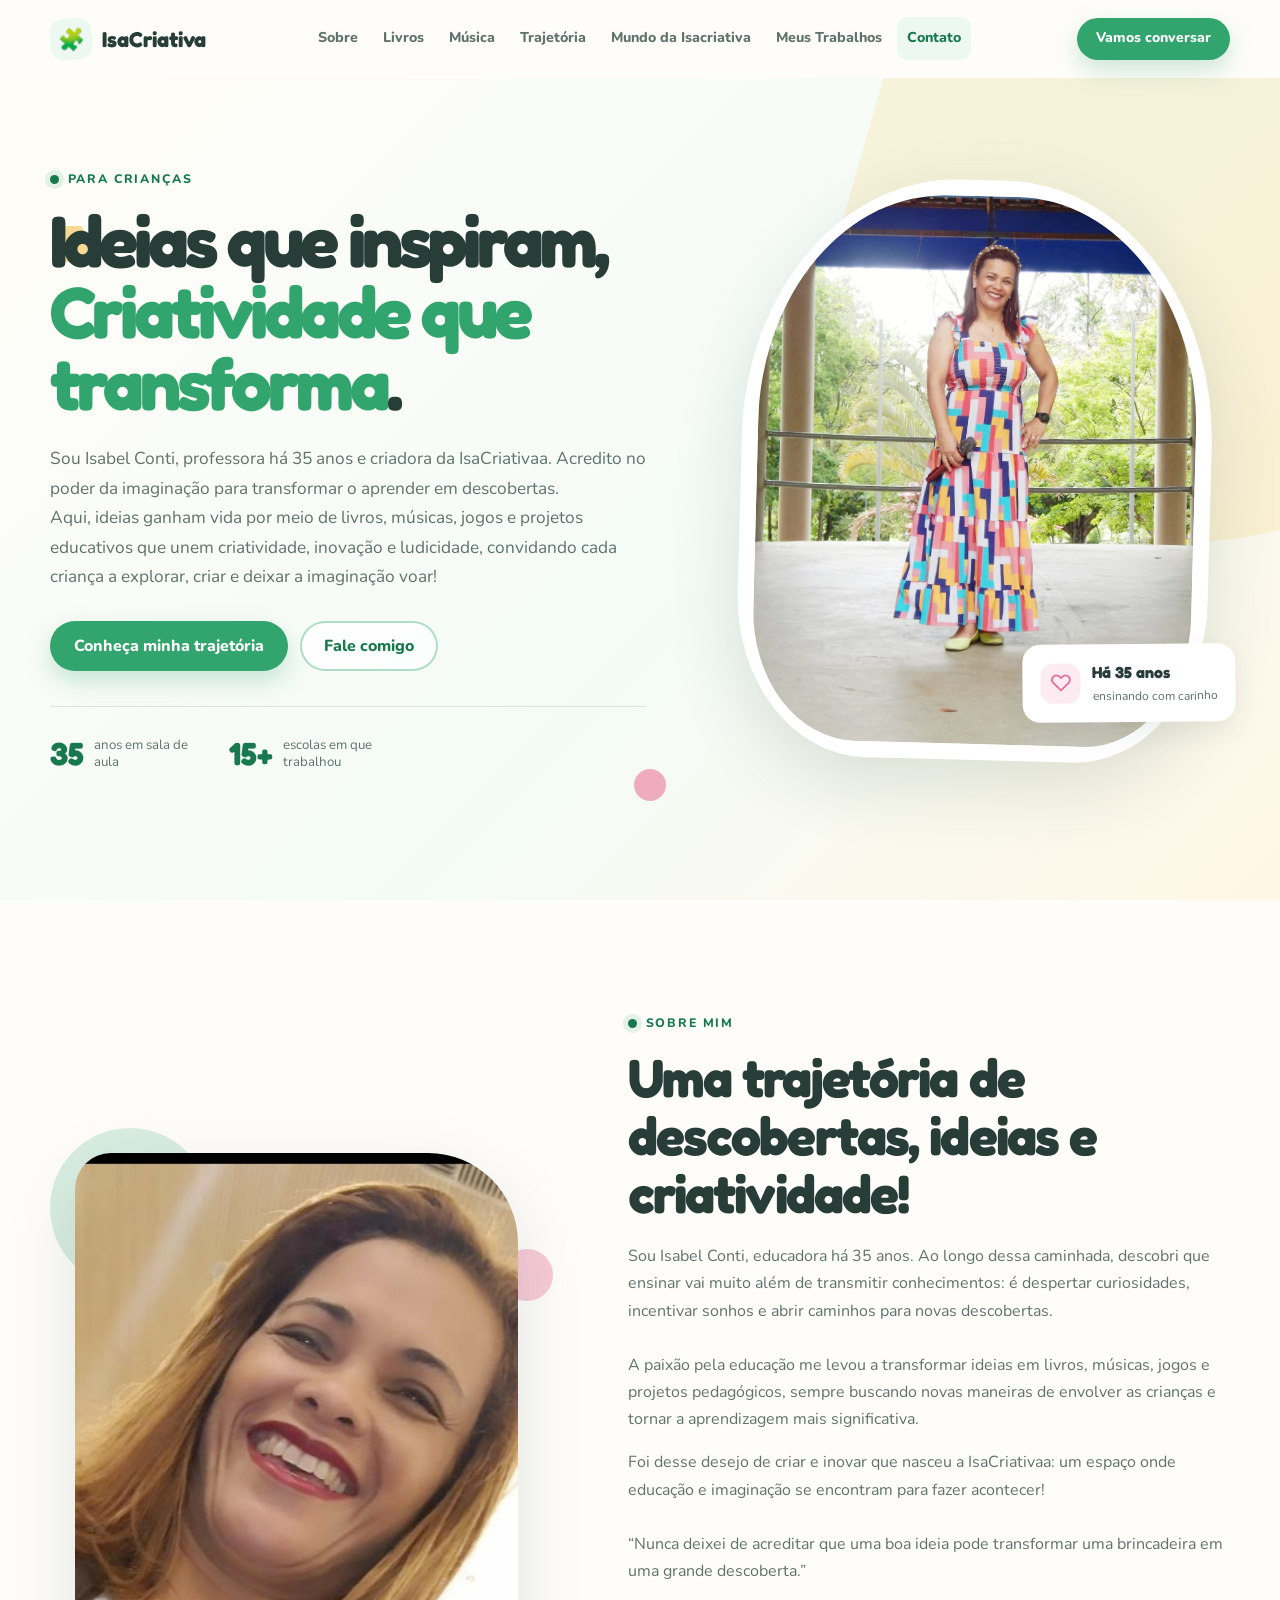
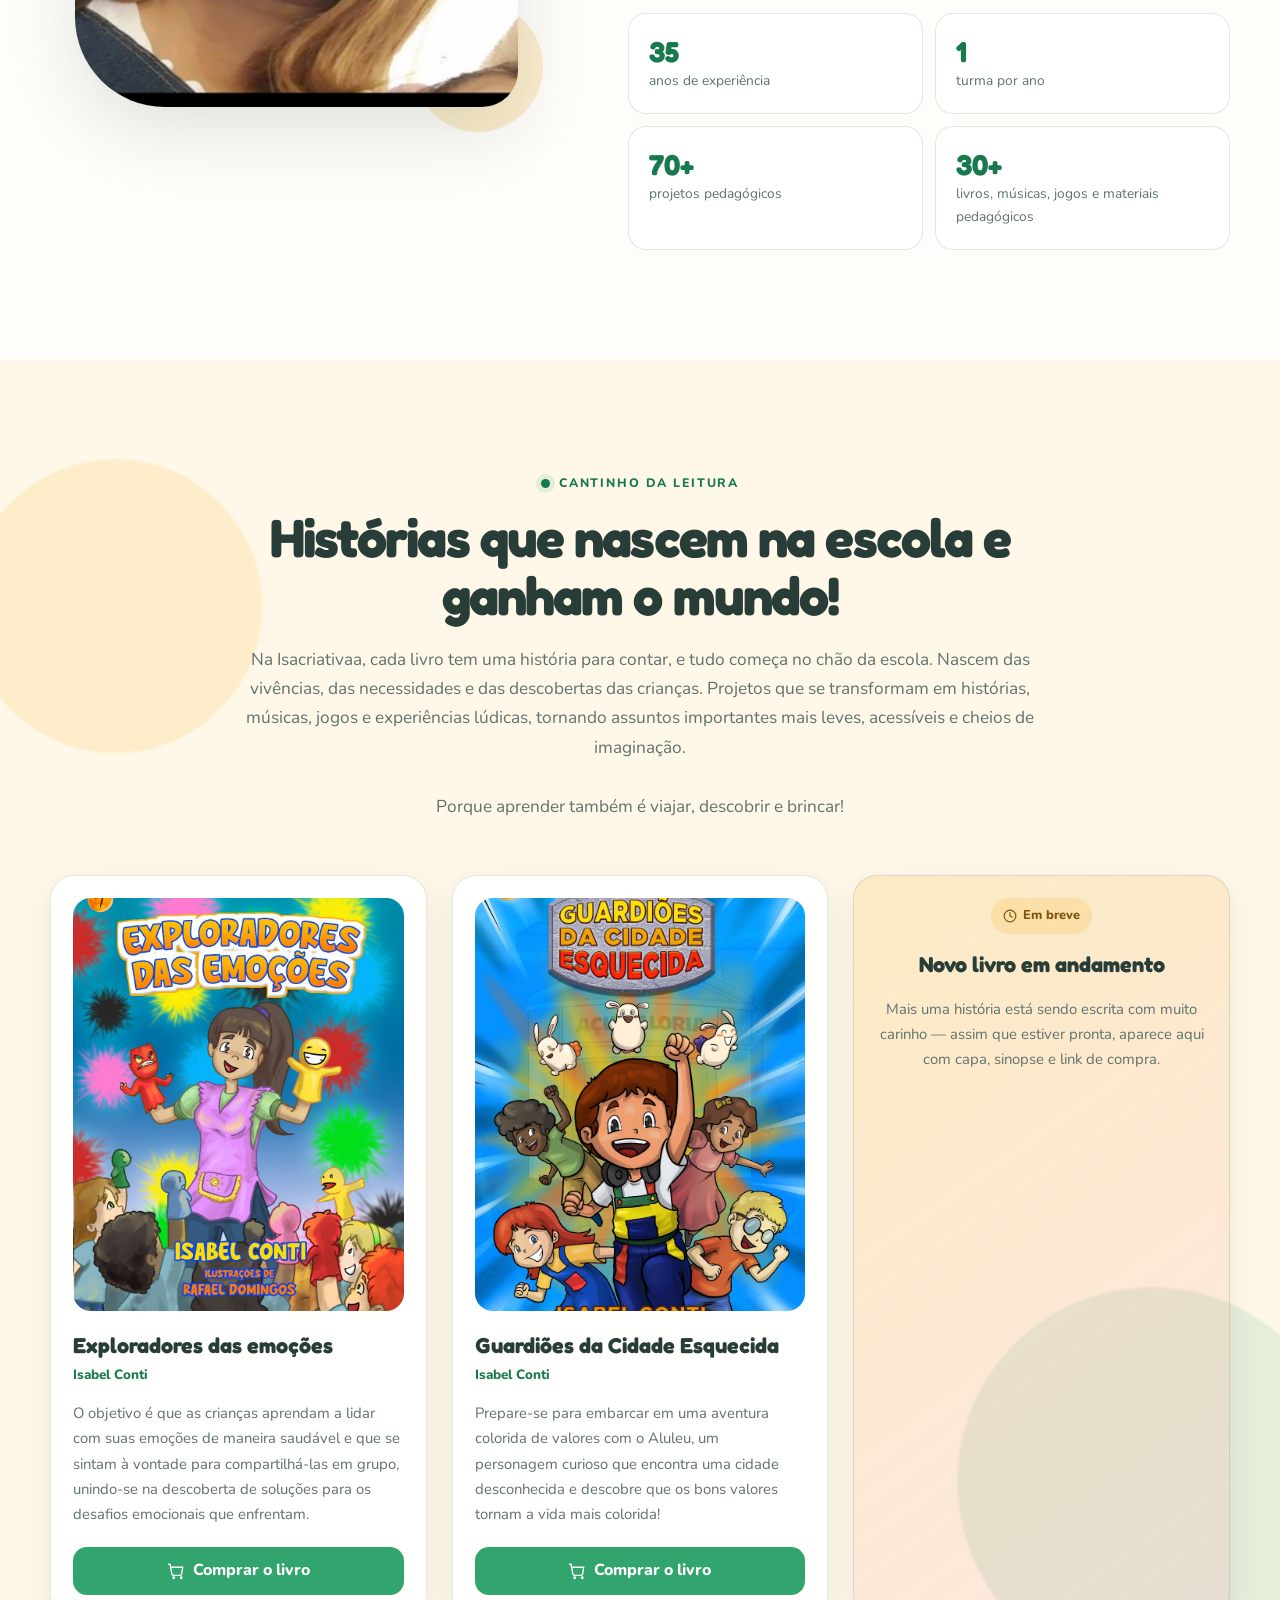
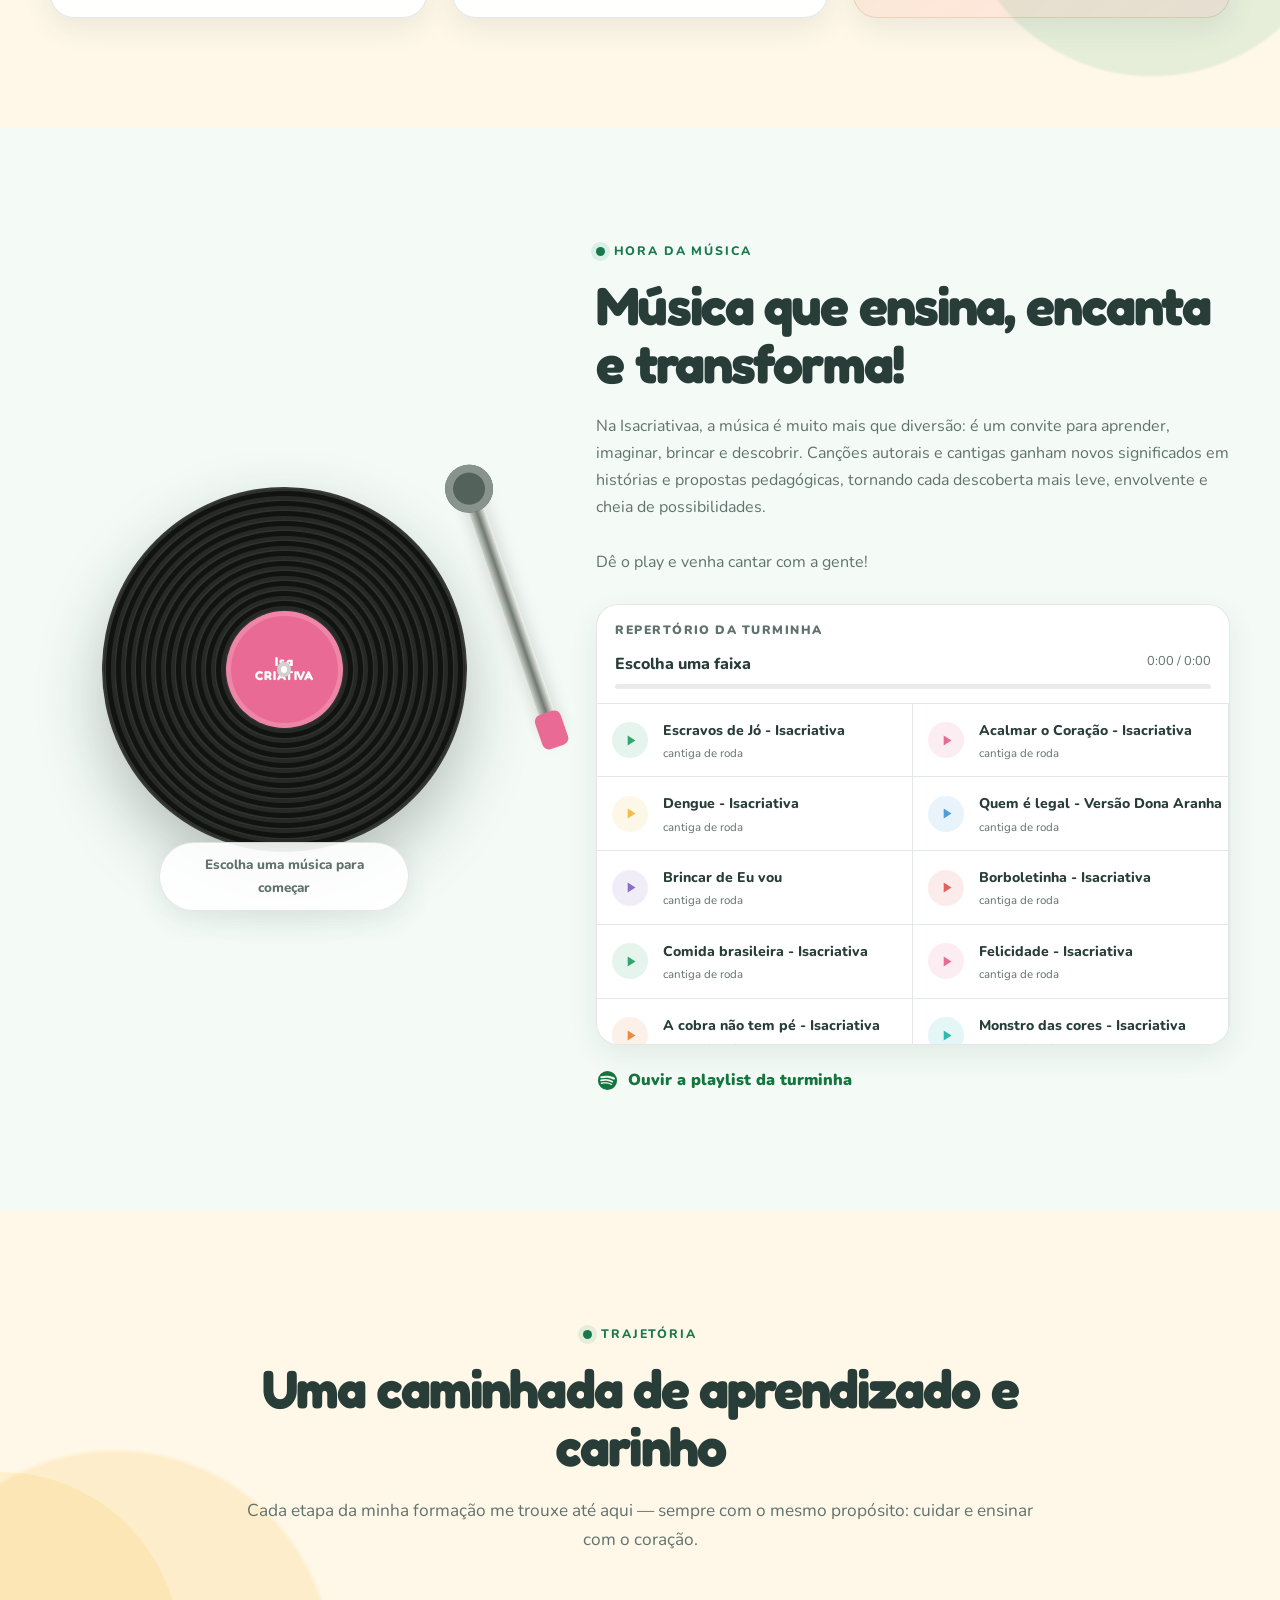
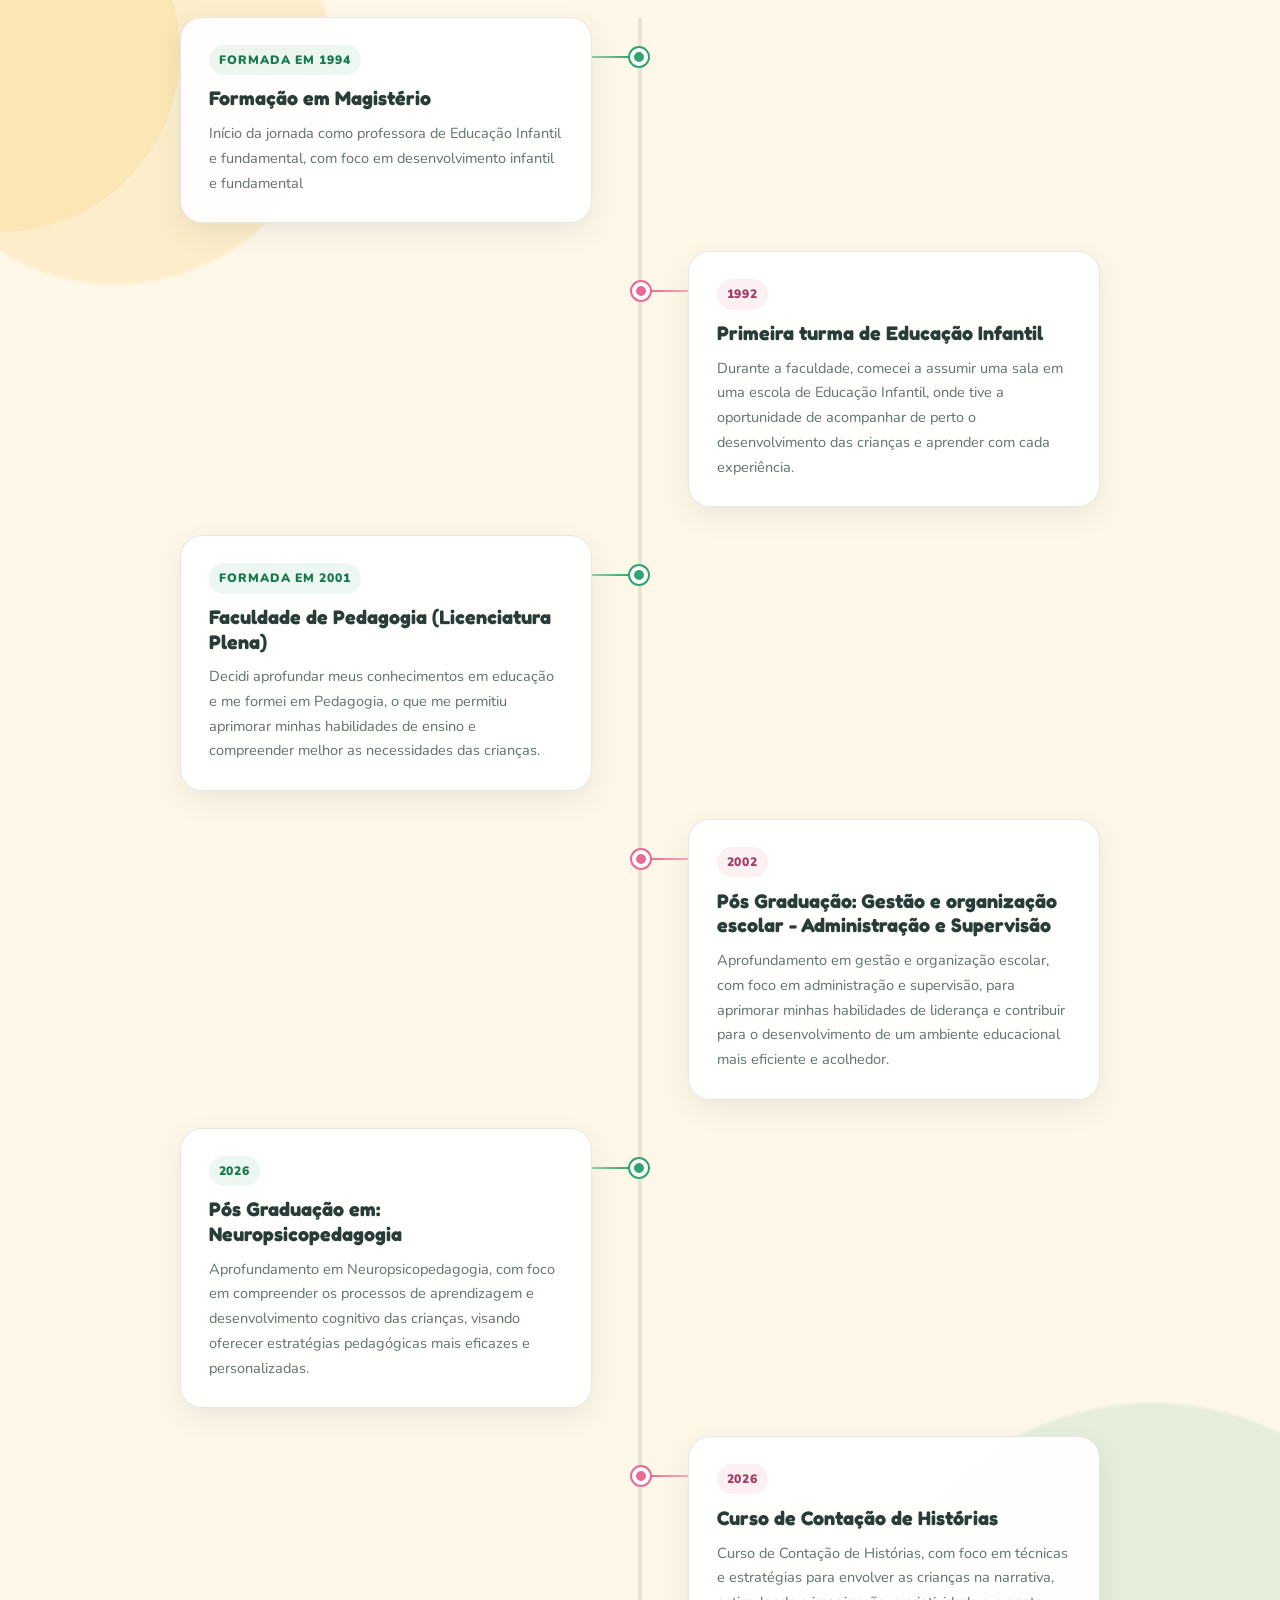
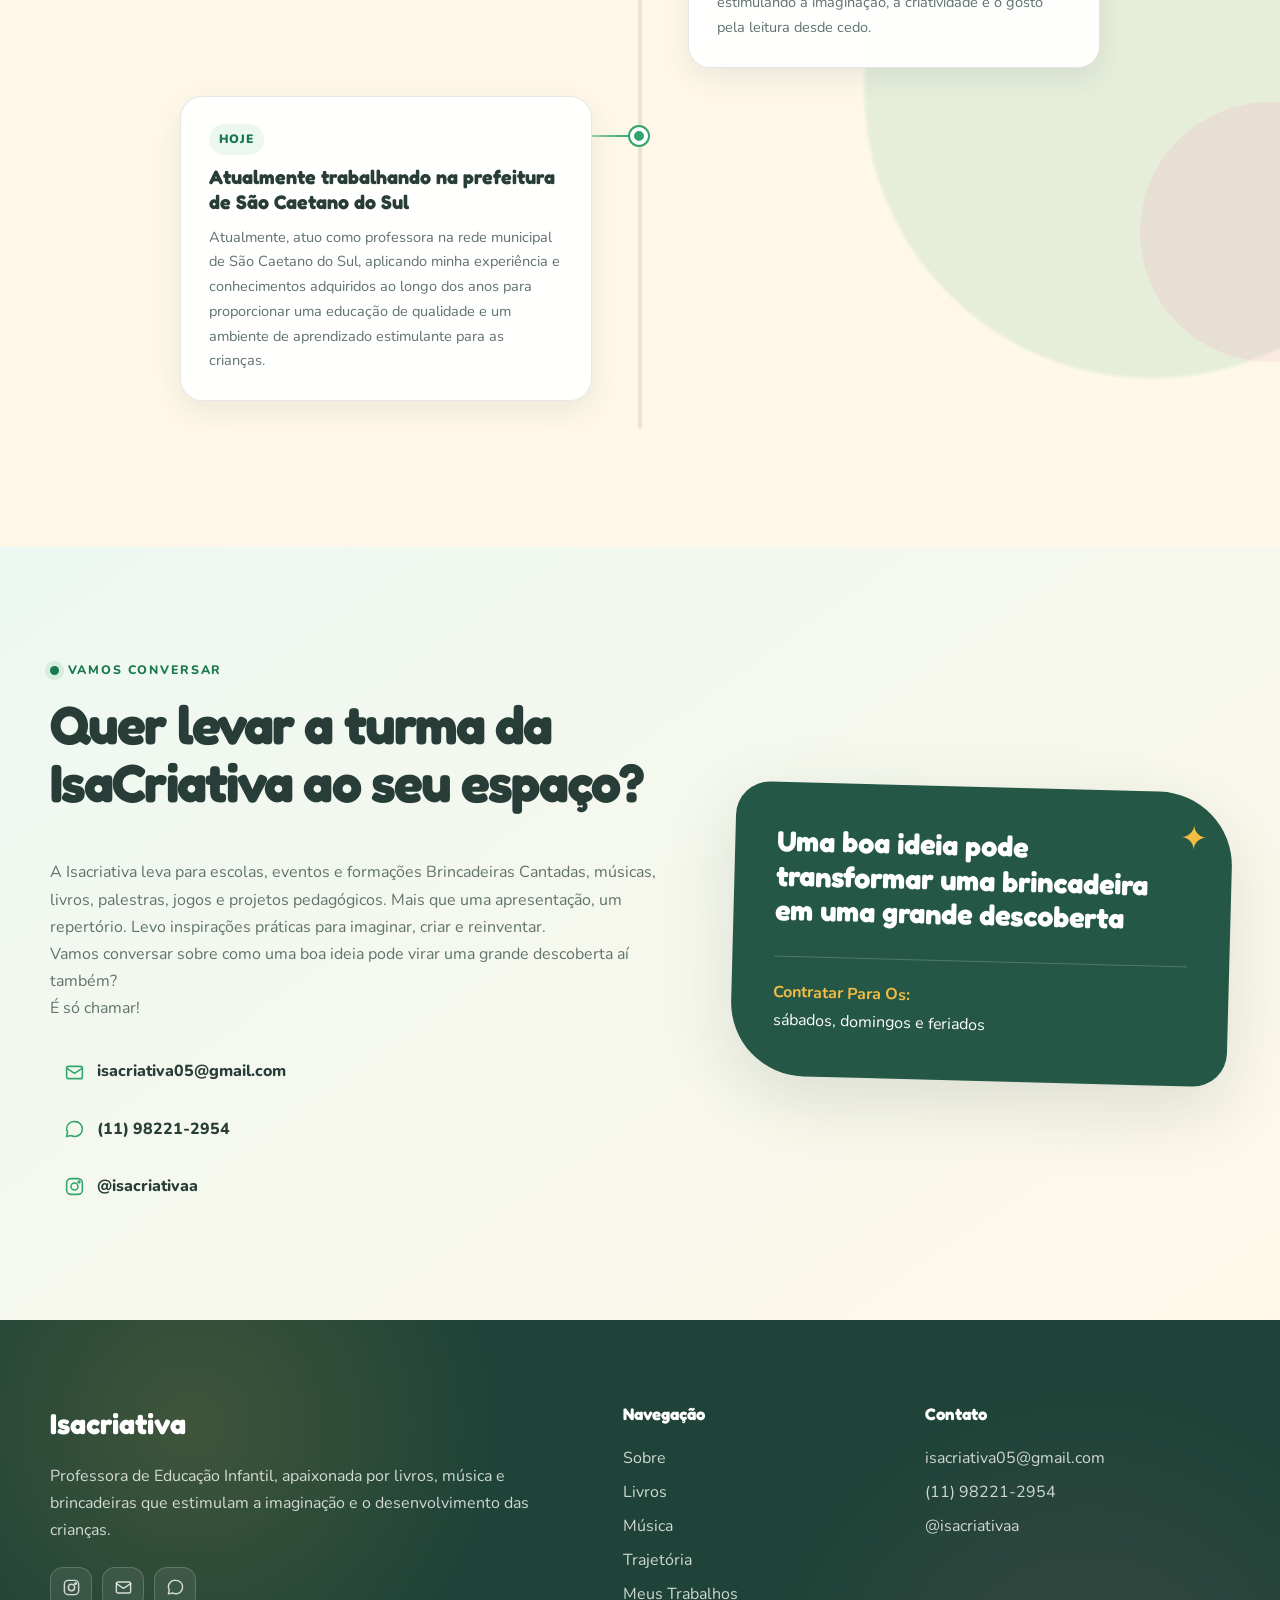
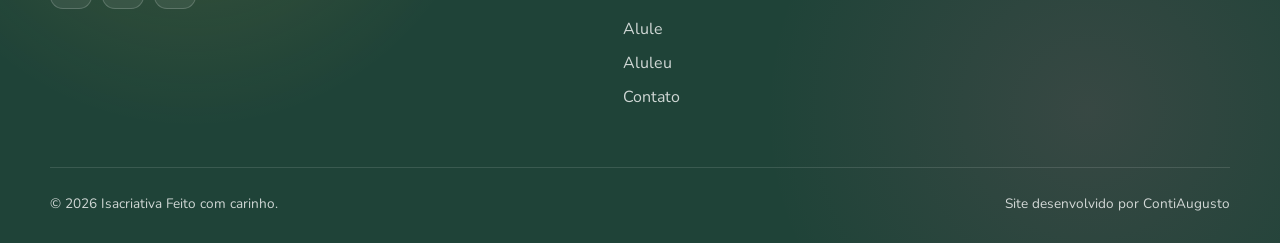
<file: index.html>
<!doctype html>
<html lang="pt-BR">
<head>
  <meta charset="UTF-8" />
  <meta name="viewport" content="width=device-width, initial-scale=1.0" />
  <title>Isacriativa — Professora de Educação Infantil</title>
  <meta name="description" content="Portfólio de Isacriativa, professora de Educação Infantil. Conheça a trajetória, a forma de ensinar através do brincar, dos livros e da música, e entre em contato." />

  <link rel="icon" href="data:image/svg+xml,%3Csvg xmlns='http://www.w3.org/2000/svg' viewBox='0 0 100 100'%3E%3Ctext y='.9em' font-size='90'%3E🌻%3C/text%3E%3C/svg%3E" />

  <link rel="preconnect" href="https://fonts.googleapis.com" />
  <link rel="preconnect" href="https://fonts.gstatic.com" crossorigin />
  <link href="https://fonts.googleapis.com/css2?family=Fredoka:wght@500;600;700&family=Nunito:wght@400;600;700;800&display=swap" rel="stylesheet" />

  <link rel="stylesheet" href="css/style.css" />
</head>
<body class="home">
  <a class="skip-link" href="#main">Pular para o conteúdo</a>

  <!-- ===================== HEADER ===================== -->
  <header class="header" id="header">
    <div class="container header__inner">
      <a href="#home" class="header__logo">
        <span class="header__logo-mark">🧩</span>
        IsaCriativa
      </a>

      <nav class="nav" id="nav">
        <ul class="nav__list">
          <li><a href="#sobre" class="nav__link">Sobre</a></li>
          <li><a href="#livros" class="nav__link">Livros</a></li>
          <li><a href="#musica" class="nav__link">Música</a></li>
          <li><a href="#trajetoria" class="nav__link">Trajetória</a></li>
          <li class="nav__item--has-children">
            <a href="alule.html" class="nav__link">Mundo da Isacriativa</a>
            <ul class="nav__submenu">
              <li><a href="alule.html" class="nav__link">Alule</a></li>
              <li><a href="aluleu.html" class="nav__link">Aluleu</a></li>
            </ul>
          </li>
          <li><a href="trabalhos.html" class="nav__link">Meus Trabalhos</a></li>
          <li><a href="#contato" class="nav__link">Contato</a></li>
          <li><a href="#contato" class="btn btn--primary btn--sm nav__cta-mobile">Vamos conversar</a></li>
        </ul>
      </nav>

      <a href="#contato" class="btn btn--primary btn--sm header__cta">Vamos conversar</a>

      <button class="nav-toggle" id="navToggle" aria-label="Abrir menu" aria-expanded="false" aria-controls="nav">
        <span></span><span></span><span></span>
      </button>
    </div>
  </header>

  <main id="main">
    <!-- ===================== HERO ===================== -->
    <section class="hero" id="home">
      <div class="hero__bg-shape" aria-hidden="true"></div>
      <div class="shape shape--hexagon shape--yellow shape--float-soft hero__shape hero__shape--1" aria-hidden="true"></div>
      <div class="shape shape--circle shape--pink shape--float hero__shape hero__shape--2" aria-hidden="true"></div>

      <div class="container hero__grid">
        <div class="hero__content reveal">
          <span class="eyebrow"><span class="eyebrow__dot"></span> Para Crianças</span>
          <h1 class="hero__title">Ideias que inspiram,<br/><em>Criatividade que transforma</em>.</h1>
          <p class="hero__text">
            Sou Isabel Conti, professora há 35 anos e criadora da IsaCriativaa. 
            Acredito no poder da imaginação para transformar o aprender em descobertas.

          <br>Aqui, ideias ganham vida por meio de livros, músicas, 
          jogos e projetos educativos que unem criatividade, inovação e ludicidade,
           convidando cada criança a explorar, criar e deixar a imaginação voar!
          </p>
          <div class="btn-row">
            <a href="#trajetoria" class="btn btn--primary">Conheça minha trajetória</a>
            <a href="#contato" class="btn btn--outline">Fale comigo</a>
          </div>

          <div class="hero__stats">
            <div class="hero__stat">
              <strong>35</strong>
              <span>anos em sala de aula</span>
            </div>
            <div class="hero__stat">
              <strong>15+</strong>
              <span>escolas em que trabalhou</span>
            </div>
          </div>
        </div>

        <div class="hero__visual reveal">
          <div class="hero__frame">
            <div class="hero__photo">
            
              <img src="assets/img/isa.jpeg" alt="Isabel Conti, criadora da IsaCriativa" onerror="this.style.display='none'; this.nextElementSibling.style.display='grid';" />
              <div class="hero__photo-fallback" aria-hidden="true">
                <svg viewBox="0 0 24 24" width="72" fill="none" stroke="currentColor" stroke-width="1.4">
                  <circle cx="12" cy="8" r="4"></circle>
                  <path d="M4 21c0-4.4 3.6-8 8-8s8 3.6 8 8"></path>
                </svg>
              </div>
            </div>

            <div class="hero__badge">
              <span class="hero__badge-icon">
                <svg viewBox="0 0 24 24" fill="none" stroke="currentColor" stroke-width="2" stroke-linecap="round" stroke-linejoin="round">
                  <path d="M20.8 4.6a5 5 0 0 0-7.1 0L12 6.3l-1.7-1.7a5 5 0 1 0-7.1 7.1L12 20.3l8.8-8.6a5 5 0 0 0 0-7.1z"></path>
                </svg>
              </span>
              <span>
                <strong>Há 35 anos</strong>
                <span>ensinando com carinho</span>
              </span>
            </div>
          </div>
        </div>
      </div>
    </section>

    <!-- ===================== SOBRE ===================== -->
    <section class="section about" id="sobre">
      <div class="container section__container">
        <div class="about__grid">
          <div class="about__visual reveal">
            <div class="about__shape about__shape--green" aria-hidden="true"></div>
            <div class="about__shape about__shape--yellow" aria-hidden="true"></div>
            <div class="about__shape about__shape--pink" aria-hidden="true"></div>

            <div class="about__image">
              <img src="assets/img/isa1.jpeg" alt="Isabel Conti em uma atividade educativa" onerror="this.style.display='none'; this.nextElementSibling.style.display='grid';" />
              <div class="hero__photo-fallback" aria-hidden="true">
                <svg viewBox="0 0 24 24" width="72" fill="none" stroke="currentColor" stroke-width="1.4">
                  <circle cx="12" cy="8" r="4"></circle>
                  <path d="M4 21c0-4.4 3.6-8 8-8s8 3.6 8 8"></path>
                </svg>
              </div>
            </div>
          </div>

          <div class="about__content reveal">
            <span class="eyebrow"><span class="eyebrow__dot"></span> Sobre mim</span>
            <h2 class="section__title">Uma trajetória de descobertas, ideias e criatividade!</h2>
            <p class="about__text">
              Sou Isabel Conti, educadora há 35 anos. Ao longo dessa caminhada, 
              descobri que ensinar vai muito além de transmitir conhecimentos: 
              é despertar curiosidades, incentivar sonhos e abrir caminhos para novas descobertas.
              <br><br>
              A paixão pela educação me levou a transformar ideias em livros,
               músicas, jogos e projetos pedagógicos, sempre buscando novas 
               maneiras de envolver as crianças e tornar a aprendizagem mais significativa.
            </p>
            <p class="about__text">
             Foi desse desejo de criar e inovar que nasceu a IsaCriativaa: 
             um espaço onde educação e imaginação se encontram para fazer acontecer!
             <br><br>
            “Nunca deixei de acreditar que uma boa ideia pode transformar uma brincadeira em uma grande descoberta.”
            </p>

            <div class="about__highlights">
              <div class="about__highlight">
                <strong>35</strong>
                <span>anos de experiência</span>
              </div>
              <div class="about__highlight">
                <strong>1</strong>
                <span>turma por ano</span>
              </div>
              <div class="about__highlight">
                <strong>70+</strong>
                <span>projetos pedagógicos</span>
              </div>
              <div class="about__highlight">
                <strong>30+</strong>
                <span>livros, músicas, jogos e materiais pedagógicos</span>
              </div>
              
            </div>
          </div>
        </div>
      </div>
    </section>

    <!-- ===================== LIVROS ===================== -->
    <section class="section section--soft books" id="livros">
      <div class="container section__container">
        <div class="section__header reveal">
          <span class="eyebrow"><span class="eyebrow__dot"></span> Cantinho da leitura</span>
          <h2 class="section__title">Histórias que nascem na escola e ganham o mundo!</h2>
          <p class="section__description">
            Na Isacriativaa, cada livro tem uma história para contar, 
            e tudo começa no chão da escola. Nascem das vivências, 
            das necessidades e das descobertas das crianças. Projetos 
            que se transformam em histórias, músicas, jogos e experiências
             lúdicas, tornando assuntos importantes mais leves, acessíveis e cheios de imaginação.
            <br><br>
            Porque aprender também é viajar, descobrir e brincar!
          </p>
        </div>

        <!--
          ===================== COMO EDITAR OS LIVROS =====================
          Livro 1 e Livro 2 (reais): troque o src da imagem, o título, a
          autora, a sinopse e o href do botão "Comprar" pelo link de venda
          real (loja própria, Amazon, etc.). Coloque a capa em
          assets/img/livros/.
          Livro 3 ("em breve"): não precisa de capa nem de botão — só o
          título e uma frase curta contando que está a caminho.
          ====================================================================
        -->
        <div class="books__grid">
          <div class="books__item reveal">
            <article class="book-card">
              <div class="book-card__cover book-card__cover--pink">
                <img
                  src="assets/img/livros/exploradores.jpg"
                  alt="Exploradores das emoções"
                  onerror="this.style.display='none'; this.nextElementSibling.style.display='flex';"
                />
                <span style="display:none; align-items:center; justify-content:center; width:100%; height:100%;">
                  <svg viewBox="0 0 24 24" fill="none" stroke="currentColor" stroke-width="1.6" stroke-linecap="round" stroke-linejoin="round">
                    <path d="M12 5c-2-1.6-5-2-8-1v14c3-1 6-.6 8 1 2-1.6 5-2 8-1V4c-3-1-6-.6-8 1Z"></path>
                    <path d="M12 5v14"></path>
                  </svg>
                </span>
              </div>
              <h3 class="book-card__title">Exploradores das emoções</h3>
              <span class="book-card__author">Isabel Conti</span>
              <p class="book-card__text">
               O objetivo é que as crianças aprendam a lidar com suas emoções de maneira saudável e que se sintam à vontade para compartilhá-las em grupo, unindo-se na descoberta de soluções para os desafios emocionais que enfrentam.
              </p>
              <a href="https://loja.uiclap.com/titulo/ua168348" target="_blank" rel="noopener" class="book-card__buy">
                <svg viewBox="0 0 24 24" fill="none" stroke="currentColor" stroke-width="1.8" stroke-linecap="round" stroke-linejoin="round">
                  <circle cx="9" cy="21" r="1"></circle>
                  <circle cx="19" cy="21" r="1"></circle>
                  <path d="M2 3h2l2.6 13.2a2 2 0 0 0 2 1.6h8.8a2 2 0 0 0 2-1.6L21 7H6"></path>
                </svg>
                Comprar o livro
              </a>
            </article>
          </div>

          <div class="books__item reveal">
            <article class="book-card">
              <div class="book-card__cover book-card__cover--red">
                <img
                  src="assets/img/livros/guardiões.jpg"
                  alt="Guardiões da Cidade Esquecida"
                  onerror="this.style.display='none'; this.nextElementSibling.style.display='flex';"
                />
                <span style="display:none; align-items:center; justify-content:center; width:100%; height:100%;">
                  <svg viewBox="0 0 24 24" fill="none" stroke="currentColor" stroke-width="1.6" stroke-linecap="round" stroke-linejoin="round">
                    <path d="M12 5c-2-1.6-5-2-8-1v14c3-1 6-.6 8 1 2-1.6 5-2 8-1V4c-3-1-6-.6-8 1Z"></path>
                    <path d="M12 5v14"></path>
                  </svg>
                </span>
              </div>
              <h3 class="book-card__title">Guardiões da Cidade Esquecida</h3>
              <span class="book-card__author">Isabel Conti</span>
              <p class="book-card__text">
          Prepare-se para embarcar em uma aventura colorida de valores com o Aluleu, um personagem curioso que encontra uma cidade desconhecida e descobre que os bons valores tornam a vida mais colorida!
              </p>
              <a href="https://loja.uiclap.com/titulo/ua149417" target="_blank" rel="noopener" class="book-card__buy">
                <svg viewBox="0 0 24 24" fill="none" stroke="currentColor" stroke-width="1.8" stroke-linecap="round" stroke-linejoin="round">
                  <circle cx="9" cy="21" r="1"></circle>
                  <circle cx="19" cy="21" r="1"></circle>
                  <path d="M2 3h2l2.6 13.2a2 2 0 0 0 2 1.6h8.8a2 2 0 0 0 2-1.6L21 7H6"></path>
                </svg>
                Comprar o livro
              </a>
            </article>
          </div>

          <div class="books__item reveal">
            <article class="book-card book-card--soon">
              <span class="book-card__soon-badge">
                <svg viewBox="0 0 24 24" width="14" height="14" fill="none" stroke="currentColor" stroke-width="2" stroke-linecap="round" stroke-linejoin="round">
                  <circle cx="12" cy="12" r="10"></circle>
                  <path d="M12 6v6l4 2"></path>
                </svg>
                Em breve
              </span>
              <h3 class="book-card__title">Novo livro em andamento</h3>
              <p class="book-card__text">
                Mais uma história está sendo escrita com muito carinho — assim que estiver
                pronta, aparece aqui com capa, sinopse e link de compra.
              </p>
            </article>
          </div>
        </div>
      </div>
    </section>

    <!-- ===================== MÚSICA ===================== -->
    <section class="section music-section" id="musica">
      <div class="container section__container">
        <div class="music-section__grid">
          <div class="music-section__visual reveal">
            <div class="vinyl-stage" id="vinylStage">
              <span class="vinyl-stage__note vinyl-stage__note--1" aria-hidden="true">♪</span>
              <div class="music-section__disc" id="disc" aria-hidden="true"></div>
              <span class="vinyl-stage__arm" aria-hidden="true"></span>
              <span class="vinyl-stage__note vinyl-stage__note--2" aria-hidden="true">♫</span>
              <p class="vinyl-stage__caption" id="vinylStatus" aria-live="polite">Escolha uma música para começar</p>
            </div>
          </div>

          <div class="music-section__content reveal">
            <span class="eyebrow"><span class="eyebrow__dot"></span> Hora da música</span>
            <h2 class="section__title">Música que ensina, encanta e transforma!</h2>
            <p class="music-section__text">
             Na Isacriativaa, a música é muito mais que diversão:
              é um convite para aprender, imaginar, brincar e descobrir.
               Canções autorais e cantigas ganham novos significados em 
               histórias e propostas pedagógicas, tornando cada descoberta
                mais leve, envolvente e cheia de possibilidades.
              <br><br>
                Dê o play e venha cantar com a gente!
            </p>

            <!--
              A lista de faixas abaixo é montada sozinha pelo js/musica-player.js,
              a partir de js/data-musica.js. Para trocar as 8 músicas (título e
              arquivo mp3), edite SÓ o js/data-musica.js — não mexa aqui.
            -->
            <div class="music-section__player">
              <div class="player" id="player">
                <span class="player__label">Repertório da turminha</span>
              </div>
            </div>

            <a href="https://open.spotify.com/artist/3tJSRTu4GNyFgMuGTh1FSH?si=dBEblRBETyaR9I9YkyfqdA" target="_blank" rel="noopener" class="music-section__spotify">
              <svg viewBox="0 0 24 24" fill="currentColor"><path d="M12 2a10 10 0 1 0 0 20 10 10 0 0 0 0-20Zm4.6 14.4a.7.7 0 0 1-.96.24c-2.6-1.6-5.9-1.94-9.8-1.06a.7.7 0 0 1-.3-1.37c4.24-.96 7.9-.56 10.8 1.22.34.2.46.65.26.97Zm1.22-2.7a.87.87 0 0 1-1.2.3c-2.98-1.83-7.52-2.36-11.04-1.29a.87.87 0 1 1-.5-1.66c4.02-1.22 9.02-.63 12.44 1.46.42.26.55.8.3 1.2Zm.1-2.8C14.9 8.8 9.15 8.6 5.8 9.63a1.03 1.03 0 1 1-.6-1.98c3.85-1.17 10.2-.94 14.2 1.44a1.03 1.03 0 0 1-1.08 1.76Z"></path></svg>
              Ouvir a playlist da turminha
            </a>
          </div>
        </div>
      </div>
    </section>

    <!-- ===================== TRAJETÓRIA ===================== -->
    <section class="section section--soft" id="trajetoria">
      <div class="container section__container">
        <div class="section__header reveal">
          <span class="eyebrow"><span class="eyebrow__dot"></span> Trajetória</span>
          <h2 class="section__title">Uma caminhada de aprendizado e carinho</h2>
          <p class="section__description">
            Cada etapa da minha formação me trouxe até aqui — sempre com o mesmo propósito:
            cuidar e ensinar com o coração.
          </p>
        </div>

        <div class="timeline">
          <div class="timeline__item reveal">
            <span class="timeline__dot" aria-hidden="true"></span>
            <span class="timeline__year">Formada em 1994</span>
            <h3 class="timeline__title">Formação em Magistério</h3>
            <p class="timeline__description">
              Início da jornada como professora de Educação Infantil e fundamental, com foco em desenvolvimento infantil e fundamental
            </p>
          </div>

          <div class="timeline__item reveal">
            <span class="timeline__dot" aria-hidden="true"></span>
            <span class="timeline__year">1992</span>
            <h3 class="timeline__title">Primeira turma de Educação Infantil</h3>
            <p class="timeline__description">
              Durante a faculdade, comecei a assumir uma sala em uma escola de Educação Infantil, onde tive a oportunidade de acompanhar de perto o desenvolvimento das crianças e aprender com cada experiência.
            </p>
          </div>

          <div class="timeline__item reveal">
            <span class="timeline__dot" aria-hidden="true"></span>
            <span class="timeline__year">Formada em 2001</span>
            <h3 class="timeline__title">Faculdade de Pedagogia (Licenciatura Plena)</h3>
            <p class="timeline__description">
              Decidi aprofundar meus conhecimentos em educação e me formei em Pedagogia, o que me permitiu aprimorar minhas habilidades de ensino e compreender melhor as necessidades das crianças.
            </p>
          </div>
               <div class="timeline__item reveal">
            <span class="timeline__dot" aria-hidden="true"></span>
            <span class="timeline__year">2002</span>
            <h3 class="timeline__title">Pós Graduação: Gestão e organização escolar - Administração e Supervisão</h3>
            <p class="timeline__description">
              Aprofundamento em gestão e organização escolar, com foco em administração e supervisão, para aprimorar minhas habilidades de liderança e contribuir para o desenvolvimento de um ambiente educacional mais eficiente e acolhedor.
            </p>
          </div>
               <div class="timeline__item reveal">
            <span class="timeline__dot" aria-hidden="true"></span>
            <span class="timeline__year">2026</span>
            <h3 class="timeline__title">Pós Graduação em: Neuropsicopedagogia</h3>
            <p class="timeline__description">
              Aprofundamento em Neuropsicopedagogia, com foco em compreender os processos de aprendizagem e desenvolvimento cognitivo das crianças, visando oferecer estratégias pedagógicas mais eficazes e personalizadas.
            </p>
          </div>

               <div class="timeline__item reveal">
            <span class="timeline__dot" aria-hidden="true"></span>
            <span class="timeline__year">2026</span>
            <h3 class="timeline__title">Curso de Contação de Histórias</h3>
            <p class="timeline__description">
              Curso de Contação de Histórias, com foco em técnicas e estratégias para envolver as crianças na narrativa, estimulando a imaginação, a criatividade e o gosto pela leitura desde cedo.
            </p>
          </div>


          <div class="timeline__item reveal">
            <span class="timeline__dot" aria-hidden="true"></span>
            <span class="timeline__year">Hoje</span>
            <h3 class="timeline__title">Atualmente trabalhando na prefeitura de São Caetano do Sul </h3>
            <p class="timeline__description">
              Atualmente, atuo como professora na rede municipal de São Caetano do Sul, aplicando minha experiência e conhecimentos adquiridos ao longo dos anos para proporcionar uma educação de qualidade e um ambiente de aprendizado estimulante para as crianças.
            </p>
          </div>
        </div>
      </div>
    </section>

    <!-- ===================== CONTATO ===================== -->
    <section class="section contact" id="contato">
      <div class="container section__container">
        <div class="contact__grid">
          <div class="contact__content reveal">
            <span class="eyebrow"><span class="eyebrow__dot"></span> Vamos conversar</span>
            <h2 class="section__title">Quer levar a turma da IsaCriativa ao seu espaço?</h2>
            <p class="contact__text">
             A Isacriativa leva para escolas, eventos e formações Brincadeiras Cantadas, músicas, livros, palestras, jogos e projetos pedagógicos. Mais que uma apresentação, um repertório. Levo inspirações práticas para imaginar, criar e reinventar.
Vamos conversar sobre como uma boa ideia pode virar uma grande descoberta aí também?
É só chamar!
            </p>

            <div class="contact__links">
              <a href="mailto:isacriativa05@gmail.com" class="contact__link">
                <svg viewBox="0 0 24 24" fill="none" stroke="currentColor" stroke-width="1.8" stroke-linecap="round" stroke-linejoin="round">
                  <rect x="3" y="5" width="18" height="14" rx="2"></rect>
                  <path d="m3 7 9 6 9-6"></path>
                </svg>
                isacriativa05@gmail.com
              </a>
              <a href="https://wa.me/5511982212954" target="_blank" rel="noopener" class="contact__link">
                <svg viewBox="0 0 24 24" fill="none" stroke="currentColor" stroke-width="1.8" stroke-linecap="round" stroke-linejoin="round">
                  <path d="M21 11.5a8.4 8.4 0 0 1-8.9 8.4 8.5 8.5 0 0 1-4-1L3 20l1.1-5a8.3 8.3 0 0 1-1.1-4.2A8.4 8.4 0 0 1 12.4 3 8.4 8.4 0 0 1 21 11.5Z"></path>
                </svg>
                (11) 98221-2954
              </a>
              <a href="https://instagram.com/isacriativaa" target="_blank" rel="noopener" class="contact__link">
                <svg viewBox="0 0 24 24" fill="none" stroke="currentColor" stroke-width="1.8" stroke-linecap="round" stroke-linejoin="round">
                  <rect x="3" y="3" width="18" height="18" rx="5"></rect>
                  <circle cx="12" cy="12" r="4"></circle>
                  <circle cx="17.2" cy="6.8" r="1"></circle>
                </svg>
                @isacriativaa
              </a>
            </div>
          </div>

          <div class="contact__visual reveal">
            <div class="contact__card">
              <h3>Uma boa ideia pode transformar uma brincadeira em uma grande descoberta</h3>
              <p></p>
              <div class="contact__card-row">
                <span>
                  <strong>contratar para os:</strong>
                  <span>sábados, domingos e feriados</span>
                </span>
              </div>
            </div>
          </div>
        </div>
      </div>
    </section>
  </main>

  <!-- ===================== FOOTER ===================== -->
  <footer class="footer">
    <div class="container footer__grid">
      <div class="footer__brand">
        <h2>Isacriativa</h2>
        <p>
          Professora de Educação Infantil, apaixonada por livros, música e brincadeiras que estimulam a imaginação e o desenvolvimento das crianças.
        </p>
        <div class="footer__socials">
          <a href="https://instagram.com/isacriativaa" target="_blank" rel="noopener" class="footer__social" aria-label="Instagram">
            <svg viewBox="0 0 24 24" fill="none" stroke="currentColor" stroke-width="1.8" stroke-linecap="round" stroke-linejoin="round">
              <rect x="3" y="3" width="18" height="18" rx="5"></rect>
              <circle cx="12" cy="12" r="4"></circle>
              <circle cx="17.2" cy="6.8" r="1"></circle>
            </svg>
          </a>
          <a href="mailto:isacriativa05@gmail.com" class="footer__social" aria-label="E-mail">
            <svg viewBox="0 0 24 24" fill="none" stroke="currentColor" stroke-width="1.8" stroke-linecap="round" stroke-linejoin="round">
              <rect x="3" y="5" width="18" height="14" rx="2"></rect>
              <path d="m3 7 9 6 9-6"></path>
            </svg>
          </a>
          <a href="https://wa.me/5511982212954" target="_blank" rel="noopener" class="footer__social" aria-label="WhatsApp">
            <svg viewBox="0 0 24 24" fill="none" stroke="currentColor" stroke-width="1.8" stroke-linecap="round" stroke-linejoin="round">
              <path d="M21 11.5a8.4 8.4 0 0 1-8.9 8.4 8.5 8.5 0 0 1-4-1L3 20l1.1-5a8.3 8.3 0 0 1-1.1-4.2A8.4 8.4 0 0 1 12.4 3 8.4 8.4 0 0 1 21 11.5Z"></path>
            </svg>
          </a>
        </div>
      </div>

      <div class="footer__column">
        <h3>Navegação</h3>
        <ul>
          <li><a href="#sobre">Sobre</a></li>
          <li><a href="#livros">Livros</a></li>
          <li><a href="#musica">Música</a></li>
          <li><a href="#trajetoria">Trajetória</a></li>
          <li><a href="trabalhos.html">Meus Trabalhos</a></li>
          <li><a href="alule.html">Alule</a></li>
          <li><a href="aluleu.html">Aluleu</a></li>
          <li><a href="#contato">Contato</a></li>
        </ul>
      </div>

      <div class="footer__column">
        <h3>Contato</h3>
        <ul>
          <li><a href="mailto:isacriativa05@gmail.com">isacriativa05@gmail.com</a></li>
          <li><a href="https://wa.me/5511982212954" target="_blank" rel="noopener">(11) 98221-2954</a></li>
          <li><a href="https://instagram.com/isacriativaa" target="_blank" rel="noopener">@isacriativaa</a></li>
        </ul>
      </div>
    </div>

    <div class="container footer__bottom">
      <p>&copy; <span id="year"></span> Isacriativa Feito com carinho.</p>
      
    <p class="footer__credit">Site desenvolvido por ContiAugusto</p>
    </div>
  </footer>

  <script src="js/data-musica.js" defer></script>
  <script src="js/musica-player.js" defer></script>
  <script src="js/main.js" defer></script>
</body>
</html>
</file>
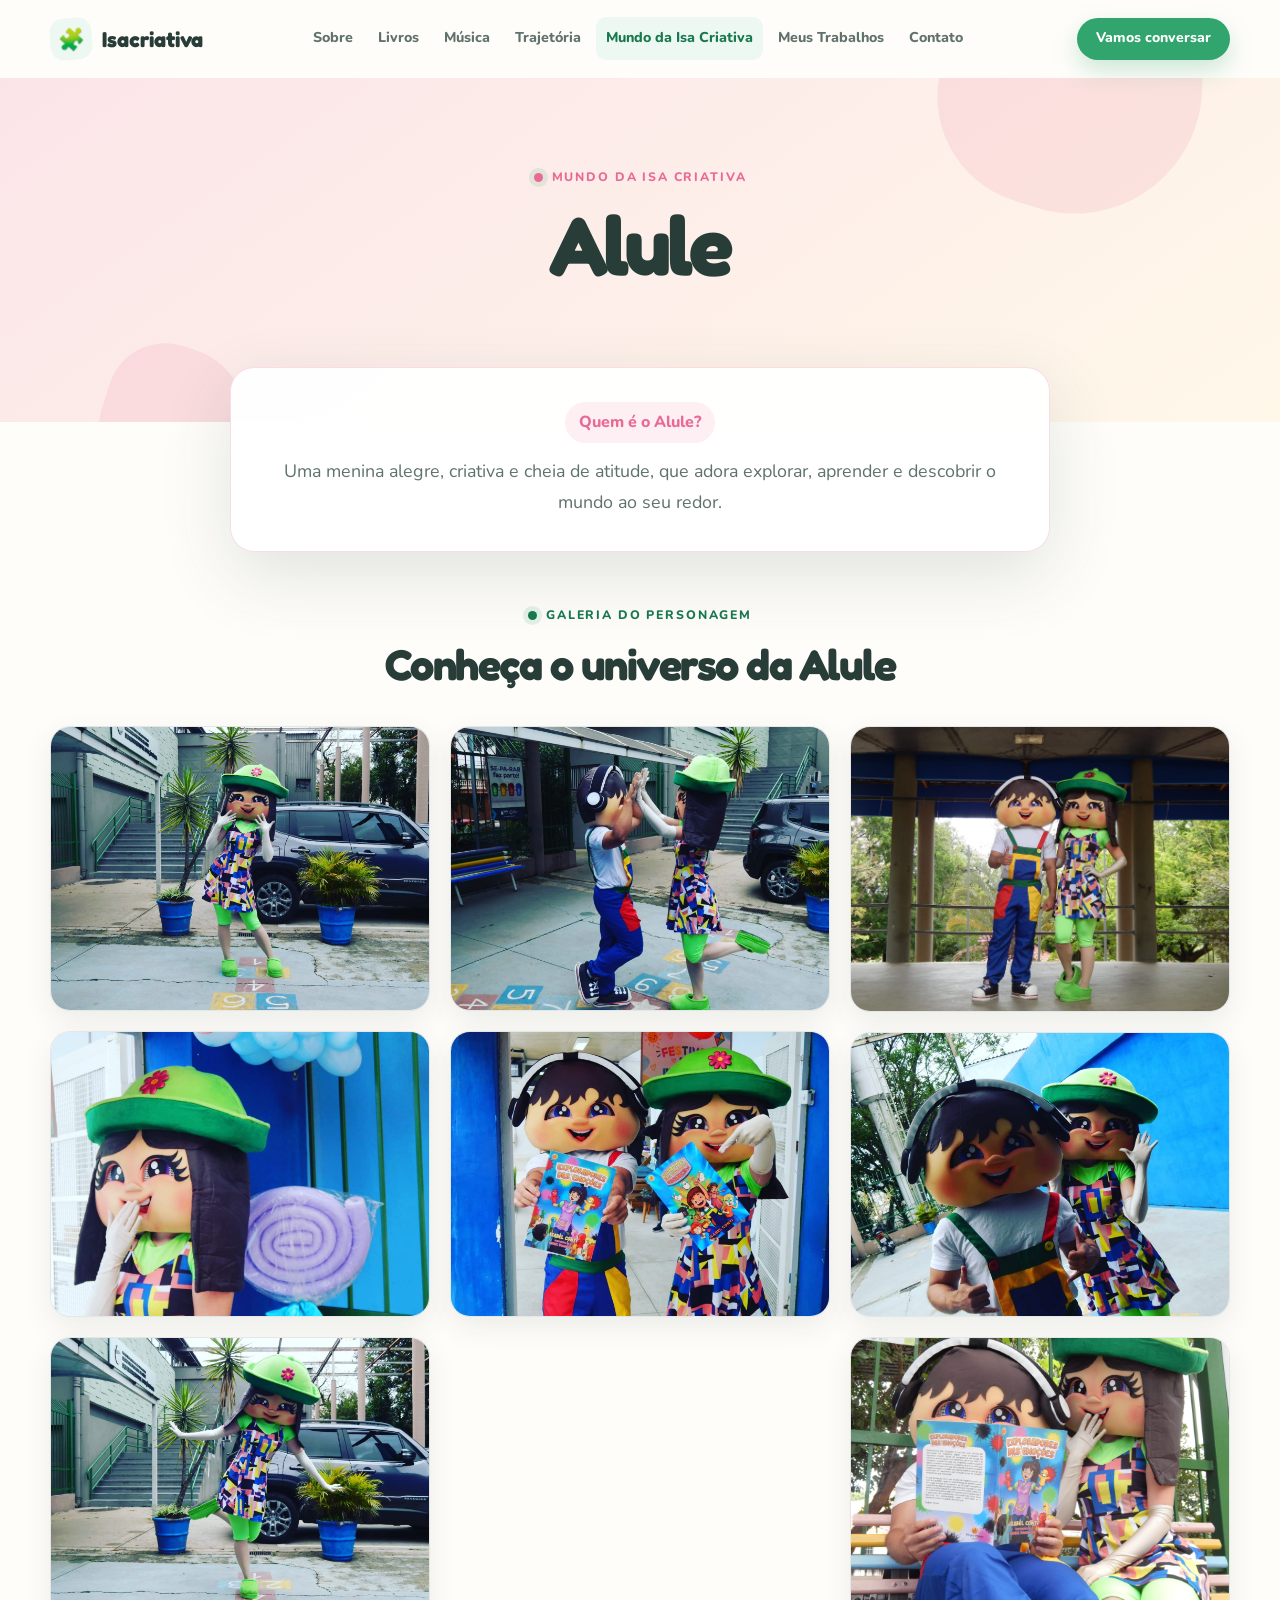
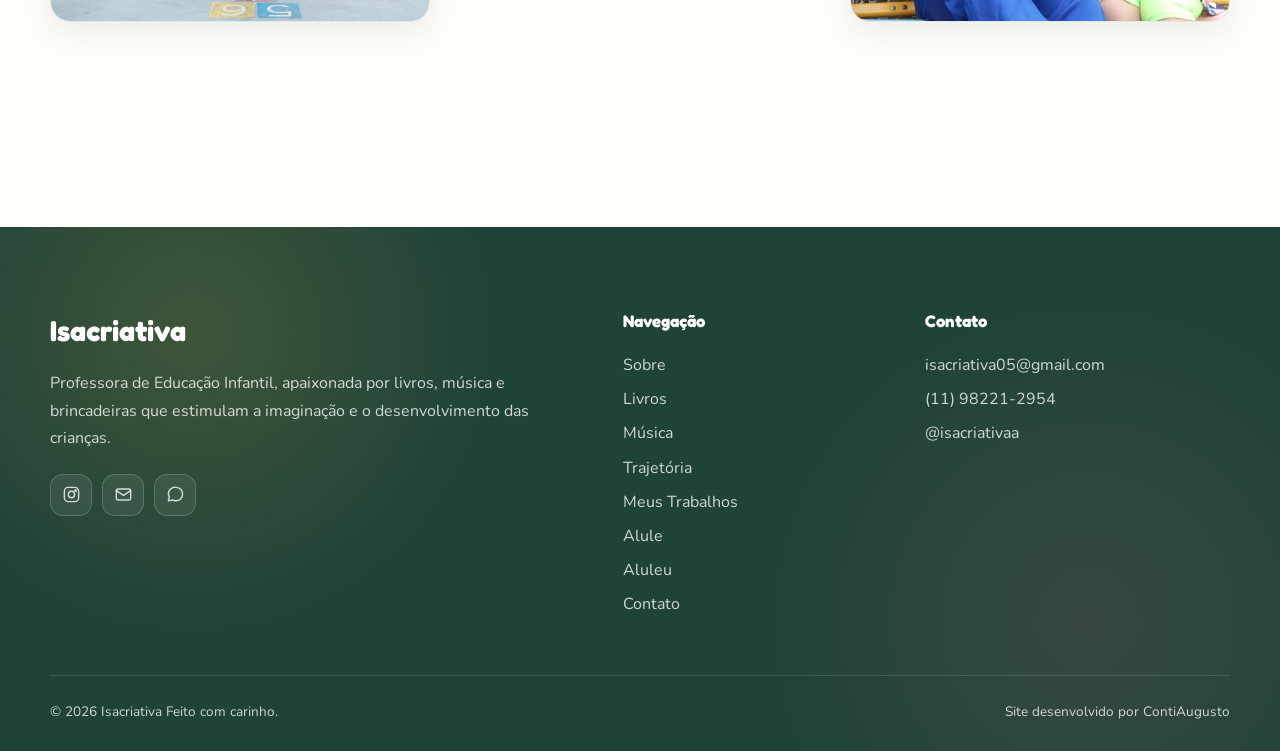
<file: alule.html>
<!doctype html>
<html lang="pt-BR">
<head>
  <meta charset="UTF-8" />
  <meta name="viewport" content="width=device-width, initial-scale=1.0" />
  <title>Alule — Mundo da Isa Criativa</title>
  <meta name="description" content="Conheça o Alule, um dos personagens do mundo da Isa Criativa." />

  <link rel="icon" href="data:image/svg+xml,%3Csvg xmlns='http://www.w3.org/2000/svg' viewBox='0 0 100 100'%3E%3Ctext y='.9em' font-size='90'%3E🌻%3C/text%3E%3C/svg%3E" />

  <link rel="preconnect" href="https://fonts.googleapis.com" />
  <link rel="preconnect" href="https://fonts.gstatic.com" crossorigin />
  <link href="https://fonts.googleapis.com/css2?family=Fredoka:wght@500;600;700&family=Nunito:wght@400;600;700;800&display=swap" rel="stylesheet" />

  <link rel="stylesheet" href="css/style.css" />
</head>
<body class="inner-page" style="--page-accent: var(--color-pink); --page-accent-rgb: var(--color-pink-rgb);">
  <a class="skip-link" href="#main">Pular para o conteúdo</a>

  <!-- ===================== HEADER ===================== -->
  <header class="header" id="header">
    <div class="container header__inner">
     <a href="index.html#home" class="header__logo">
        <span class="header__logo-mark">🧩</span>
        Isacriativa
      </a>

      <nav class="nav" id="nav">
        <ul class="nav__list">
          <li><a href="index.html#sobre" class="nav__link">Sobre</a></li>
          <li><a href="index.html#livros" class="nav__link">Livros</a></li>
          <li><a href="index.html#musica" class="nav__link">Música</a></li>
          <li><a href="index.html#trajetoria" class="nav__link">Trajetória</a></li>
          <li class="nav__item--has-children">
            <a href="alule.html" class="nav__link">Mundo da Isa Criativa</a>
            <ul class="nav__submenu">
              <li><a href="alule.html" class="nav__link">Alule</a></li>
              <li><a href="aluleu.html" class="nav__link">Aluleu</a></li>
            </ul>
          </li>
          <li><a href="trabalhos.html" class="nav__link">Meus Trabalhos</a></li>
          <li><a href="index.html#contato" class="nav__link">Contato</a></li>
          <li><a href="index.html#contato" class="btn btn--primary btn--sm nav__cta-mobile">Vamos conversar</a></li>
        </ul>
      </nav>

      <a href="index.html#contato" class="btn btn--primary btn--sm header__cta">Vamos conversar</a>

      <button class="nav-toggle" id="navToggle" aria-label="Abrir menu" aria-expanded="false" aria-controls="nav">
        <span></span><span></span><span></span>
      </button>
    </div>
  </header>

  <main id="main">
    <!-- ===================== CABEÇALHO DA PÁGINA ===================== -->
    <section class="page-header">
      <div class="container page-header__inner">
        <span class="eyebrow"><span class="eyebrow__dot"></span> Mundo da Isa Criativa</span>
        <h1 class="page-header__title">Alule</h1>
      </div>
    </section>

    <!-- ===================== TEXTO DE APRESENTAÇÃO ===================== -->
    <section class="section" style="padding-top: 0;">
      <div class="container section__container">
        <!--
          ===================== EDITE SÓ AQUI =====================
          Troque o texto dentro do(s) <p> abaixo pela apresentação real
          do Alule. Pode usar mais de um parágrafo (copie a linha
          <p class="character-bio__text">...</p> quantas vezes precisar).
          ============================================================
        -->
        <div class="character-bio">
          <span class="character-bio__badge">Quem é o Alule?</span>
          <p class="character-bio__text">
            Uma menina alegre, criativa e cheia de atitude, que adora explorar, aprender e descobrir o mundo ao seu redor.
          </p>
        </div>

        <div class="gallery-heading">
          <span class="eyebrow"><span class="eyebrow__dot"></span> Galeria do personagem</span>
          <h2 class="section__title">Conheça o universo da Alule</h2>
        </div>

        <!--
          A galeria abaixo é montada automaticamente por js/galeria.js, a
          partir da lista em js/data-alule.js. Para adicionar/trocar fotos,
          edite SÓ o js/data-alule.js — não precisa mexer neste HTML.
        -->
        <div class="gallery" id="gallery" data-fonte="DADOS_ALULE"></div>
      </div>
    </section>
  </main>

 <footer class="footer">
    <div class="container footer__grid">
      <div class="footer__brand">
        <h2>Isacriativa</h2>
        <p>
          Professora de Educação Infantil, apaixonada por livros, música e brincadeiras que estimulam a imaginação e o desenvolvimento das crianças.
        </p>
        <div class="footer__socials">
          <a href="https://instagram.com/isacriativaa" target="_blank" rel="noopener" class="footer__social" aria-label="Instagram">
            <svg viewBox="0 0 24 24" fill="none" stroke="currentColor" stroke-width="1.8" stroke-linecap="round" stroke-linejoin="round">
              <rect x="3" y="3" width="18" height="18" rx="5"></rect>
              <circle cx="12" cy="12" r="4"></circle>
              <circle cx="17.2" cy="6.8" r="1"></circle>
            </svg>
          </a>
          <a href="mailto:isacriativa05@gmail.com" class="footer__social" aria-label="E-mail">
            <svg viewBox="0 0 24 24" fill="none" stroke="currentColor" stroke-width="1.8" stroke-linecap="round" stroke-linejoin="round">
              <rect x="3" y="5" width="18" height="14" rx="2"></rect>
              <path d="m3 7 9 6 9-6"></path>
            </svg>
          </a>
          <a href="https://wa.me/5511982212954" target="_blank" rel="noopener" class="footer__social" aria-label="WhatsApp">
            <svg viewBox="0 0 24 24" fill="none" stroke="currentColor" stroke-width="1.8" stroke-linecap="round" stroke-linejoin="round">
              <path d="M21 11.5a8.4 8.4 0 0 1-8.9 8.4 8.5 8.5 0 0 1-4-1L3 20l1.1-5a8.3 8.3 0 0 1-1.1-4.2A8.4 8.4 0 0 1 12.4 3 8.4 8.4 0 0 1 21 11.5Z"></path>
            </svg>
          </a>
        </div>
      </div>

      <div class="footer__column">
        <h3>Navegação</h3>
        <ul>
          <li><a href="index.html#sobre">Sobre</a></li>
          <li><a href="index.html#livros">Livros</a></li>
          <li><a href="index.html#musica">Música</a></li>
          <li><a href="index.html#trajetoria">Trajetória</a></li>
          <li><a href="trabalhos.html">Meus Trabalhos</a></li>
          <li><a href="alule.html">Alule</a></li>
          <li><a href="aluleu.html">Aluleu</a></li>
          <li><a href="index.html#contato">Contato</a></li>
        </ul>
      </div>

      <div class="footer__column">
        <h3>Contato</h3>
        <ul>
          <li><a href="mailto:isacriativa05@gmail.com">isacriativa05@gmail.com</a></li>
          <li><a href="https://wa.me/5511982212954" target="_blank" rel="noopener">(11) 98221-2954</a></li>
          <li><a href="https://instagram.com/isacriativaa" target="_blank" rel="noopener">@isacriativaa</a></li>
        </ul>
      </div>
    </div>

    <div class="container footer__bottom">
      <p>&copy; <span id="year"></span> Isacriativa Feito com carinho.</p>
      
    <p class="footer__credit">Site desenvolvido por ContiAugusto</p>
    </div>
  </footer>

  <script src="js/data-alule.js" defer></script>
  <script src="js/galeria.js" defer></script>
  <script src="js/main.js" defer></script>
</body>
</html>
</file>
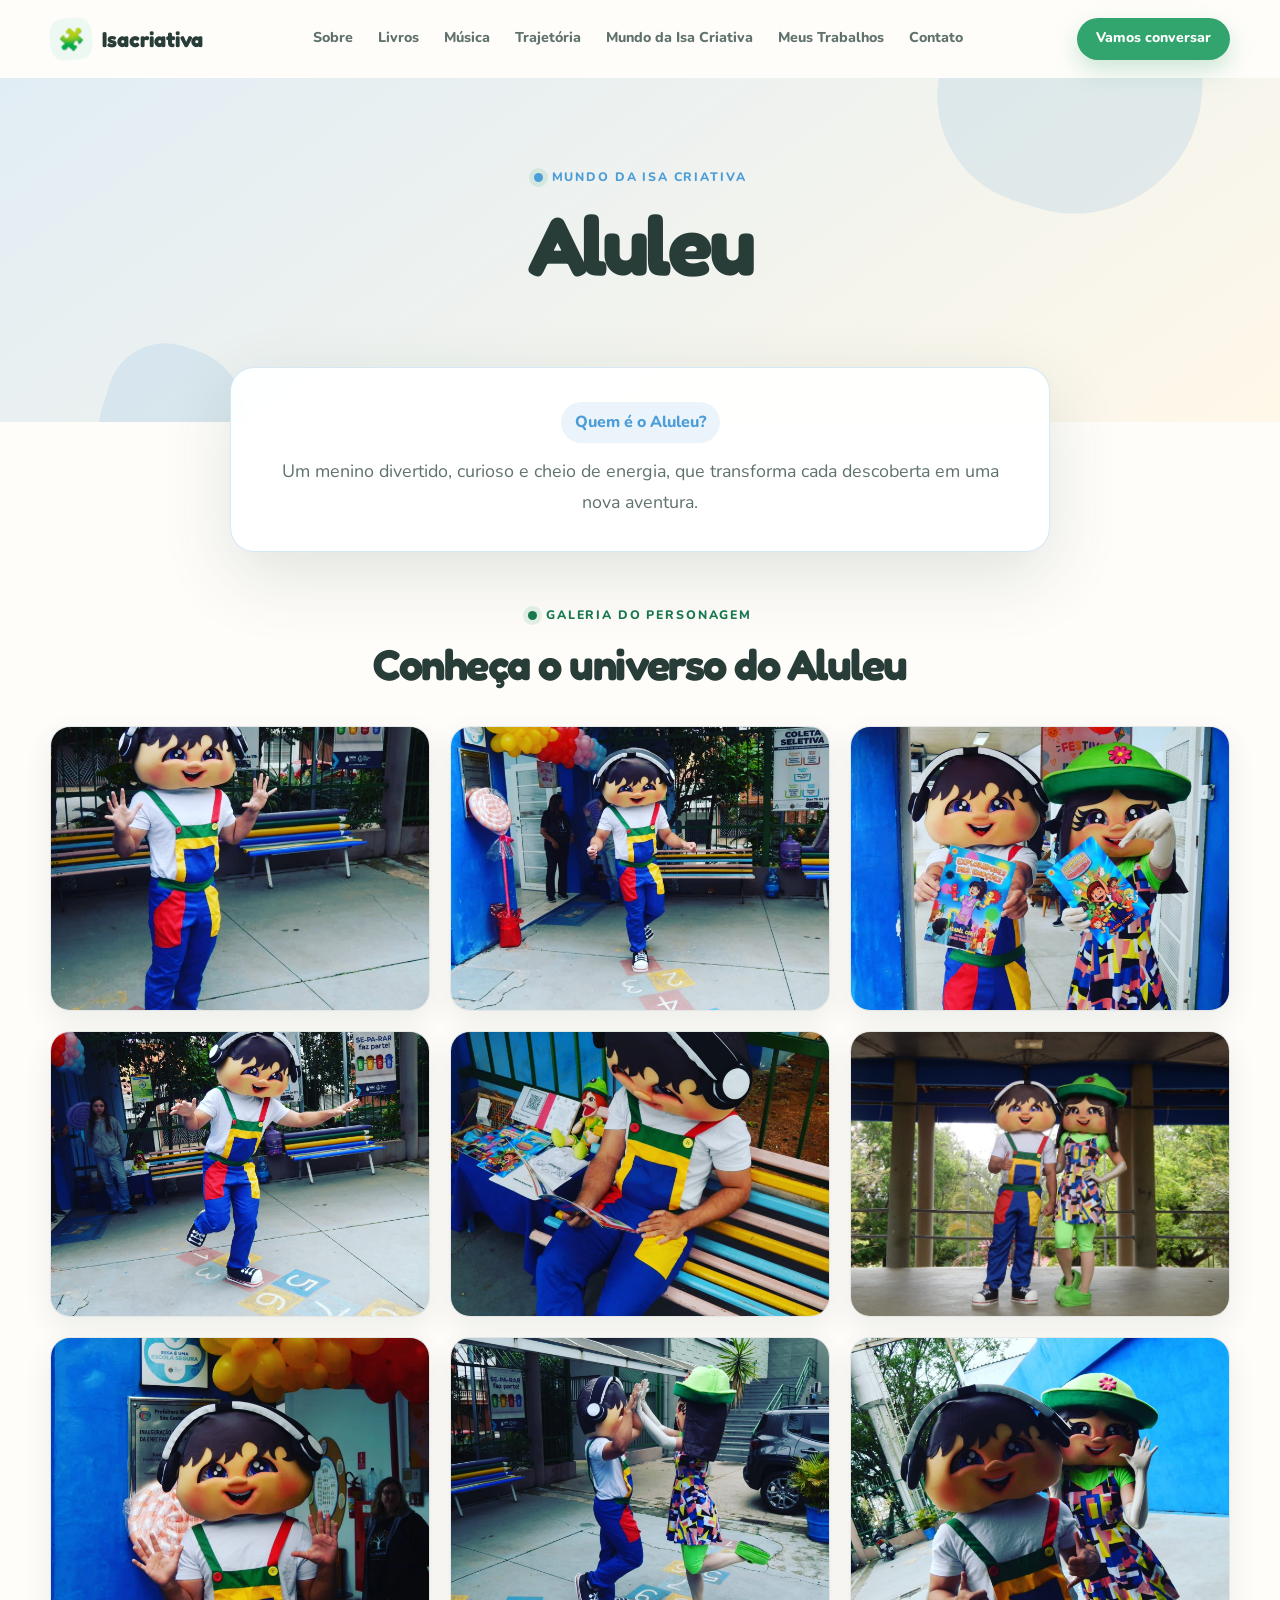
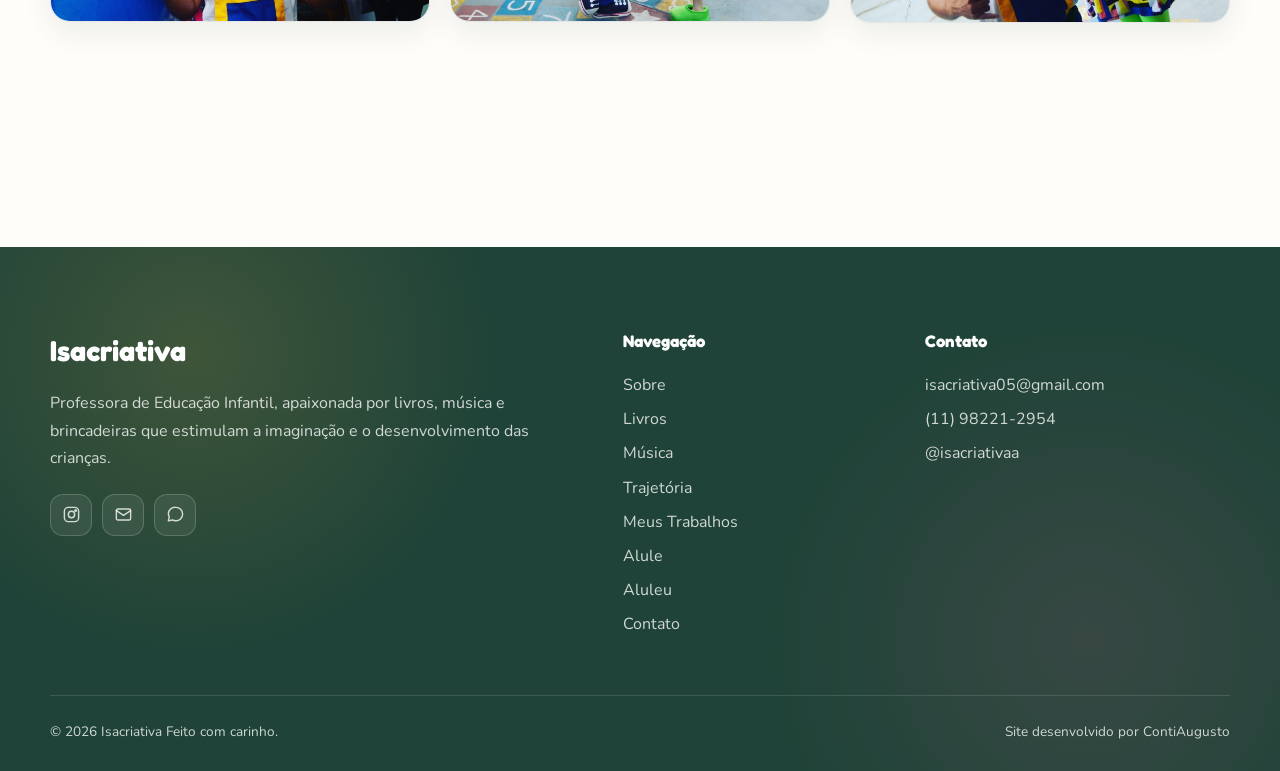
<file: aluleu.html>
<!doctype html>
<html lang="pt-BR">
<head>
  <meta charset="UTF-8" />
  <meta name="viewport" content="width=device-width, initial-scale=1.0" />
  <title>Aluleu — Mundo da Isa Criativa</title>
  <meta name="description" content="Conheça o Aluleu, um dos personagens do mundo da Isa Criativa." />

  <link rel="icon" href="data:image/svg+xml,%3Csvg xmlns='http://www.w3.org/2000/svg' viewBox='0 0 100 100'%3E%3Ctext y='.9em' font-size='90'%3E🌻%3C/text%3E%3C/svg%3E" />

  <link rel="preconnect" href="https://fonts.googleapis.com" />
  <link rel="preconnect" href="https://fonts.gstatic.com" crossorigin />
  <link href="https://fonts.googleapis.com/css2?family=Fredoka:wght@500;600;700&family=Nunito:wght@400;600;700;800&display=swap" rel="stylesheet" />

  <link rel="stylesheet" href="css/style.css" />
</head>
<body class="inner-page" style="--page-accent: var(--color-blue); --page-accent-rgb: var(--color-blue-rgb);">
  <a class="skip-link" href="#main">Pular para o conteúdo</a>

  <!-- ===================== HEADER ===================== -->
  <header class="header" id="header">
    <div class="container header__inner">
     <a href="index.html#home" class="header__logo">
        <span class="header__logo-mark">🧩</span>
        Isacriativa
      </a>

      <nav class="nav" id="nav">
        <ul class="nav__list">
          <li><a href="index.html#sobre" class="nav__link">Sobre</a></li>
          <li><a href="index.html#livros" class="nav__link">Livros</a></li>
          <li><a href="index.html#musica" class="nav__link">Música</a></li>
          <li><a href="index.html#trajetoria" class="nav__link">Trajetória</a></li>
          <li class="nav__item--has-children">
            <a href="alule.html" class="nav__link">Mundo da Isa Criativa</a>
            <ul class="nav__submenu">
              <li><a href="alule.html" class="nav__link">Alule</a></li>
              <li><a href="aluleu.html" class="nav__link">Aluleu</a></li>
            </ul>
          </li>
          <li><a href="trabalhos.html" class="nav__link">Meus Trabalhos</a></li>
          <li><a href="index.html#contato" class="nav__link">Contato</a></li>
          <li><a href="index.html#contato" class="btn btn--primary btn--sm nav__cta-mobile">Vamos conversar</a></li>
        </ul>
      </nav>

      <a href="index.html#contato" class="btn btn--primary btn--sm header__cta">Vamos conversar</a>

      <button class="nav-toggle" id="navToggle" aria-label="Abrir menu" aria-expanded="false" aria-controls="nav">
        <span></span><span></span><span></span>
      </button>
    </div>
  </header>

  <main id="main">
    <!-- ===================== CABEÇALHO DA PÁGINA ===================== -->
    <section class="page-header">
      <div class="container page-header__inner">
        <span class="eyebrow"><span class="eyebrow__dot"></span> Mundo da Isa Criativa</span>
        <h1 class="page-header__title">Aluleu</h1>
      </div>
    </section>

    <!-- ===================== TEXTO DE APRESENTAÇÃO ===================== -->
    <section class="section" style="padding-top: 0;">
      <div class="container section__container">
        <!--
          ===================== EDITE SÓ AQUI =====================
          Troque o texto dentro do(s) <p> abaixo pela apresentação real
          do Aluleu. Pode usar mais de um parágrafo (copie a linha
          <p class="character-bio__text">...</p> quantas vezes precisar).
          ============================================================
        -->
        <div class="character-bio">
          <span class="character-bio__badge">Quem é o Aluleu?</span>
          <p class="character-bio__text">
            Um menino divertido, curioso e cheio de energia, que transforma cada descoberta em uma nova aventura.
          </p>
        </div>

        <div class="gallery-heading">
          <span class="eyebrow"><span class="eyebrow__dot"></span> Galeria do personagem</span>
          <h2 class="section__title">Conheça o universo do Aluleu</h2>
        </div>

        <!--
          A galeria abaixo é montada automaticamente por js/galeria.js, a
          partir da lista em js/data-aluleu.js. Para adicionar/trocar
          fotos, edite SÓ o js/data-aluleu.js — não precisa mexer neste HTML.
        -->
        <div class="gallery" id="gallery" data-fonte="DADOS_ALULEU"></div>
      </div>
    </section>
  </main>

  <footer class="footer">
    <div class="container footer__grid">
      <div class="footer__brand">
        <h2>Isacriativa</h2>
        <p>
          Professora de Educação Infantil, apaixonada por livros, música e brincadeiras que estimulam a imaginação e o desenvolvimento das crianças.
        </p>
        <div class="footer__socials">
          <a href="https://instagram.com/isacriativaa" target="_blank" rel="noopener" class="footer__social" aria-label="Instagram">
            <svg viewBox="0 0 24 24" fill="none" stroke="currentColor" stroke-width="1.8" stroke-linecap="round" stroke-linejoin="round">
              <rect x="3" y="3" width="18" height="18" rx="5"></rect>
              <circle cx="12" cy="12" r="4"></circle>
              <circle cx="17.2" cy="6.8" r="1"></circle>
            </svg>
          </a>
          <a href="mailto:isacriativa05@gmail.com" class="footer__social" aria-label="E-mail">
            <svg viewBox="0 0 24 24" fill="none" stroke="currentColor" stroke-width="1.8" stroke-linecap="round" stroke-linejoin="round">
              <rect x="3" y="5" width="18" height="14" rx="2"></rect>
              <path d="m3 7 9 6 9-6"></path>
            </svg>
          </a>
          <a href="https://wa.me/5511982212954" target="_blank" rel="noopener" class="footer__social" aria-label="WhatsApp">
            <svg viewBox="0 0 24 24" fill="none" stroke="currentColor" stroke-width="1.8" stroke-linecap="round" stroke-linejoin="round">
              <path d="M21 11.5a8.4 8.4 0 0 1-8.9 8.4 8.5 8.5 0 0 1-4-1L3 20l1.1-5a8.3 8.3 0 0 1-1.1-4.2A8.4 8.4 0 0 1 12.4 3 8.4 8.4 0 0 1 21 11.5Z"></path>
            </svg>
          </a>
        </div>
      </div>

      <div class="footer__column">
        <h3>Navegação</h3>
        <ul>
          <li><a href="index.html#sobre">Sobre</a></li>
          <li><a href="index.html#livros">Livros</a></li>
          <li><a href="index.html#musica">Música</a></li>
          <li><a href="index.html#trajetoria">Trajetória</a></li>
          <li><a href="trabalhos.html">Meus Trabalhos</a></li>
          <li><a href="alule.html">Alule</a></li>
          <li><a href="aluleu.html">Aluleu</a></li>
          <li><a href="index.html#contato">Contato</a></li>
        </ul>
      </div>

      <div class="footer__column">
        <h3>Contato</h3>
        <ul>
          <li><a href="mailto:isacriativa05@gmail.com">isacriativa05@gmail.com</a></li>
          <li><a href="https://wa.me/5511982212954" target="_blank" rel="noopener">(11) 98221-2954</a></li>
          <li><a href="https://instagram.com/isacriativaa" target="_blank" rel="noopener">@isacriativaa</a></li>
        </ul>
      </div>
    </div>

    <div class="container footer__bottom">
      <p>&copy; <span id="year"></span> Isacriativa Feito com carinho.</p>
      
    <p class="footer__credit">Site desenvolvido por ContiAugusto</p>
    </div>
  </footer> 

  <script src="js/data-aluleu.js" defer></script>
  <script src="js/galeria.js" defer></script>
  <script src="js/main.js" defer></script>
</body>
</html>
</file>
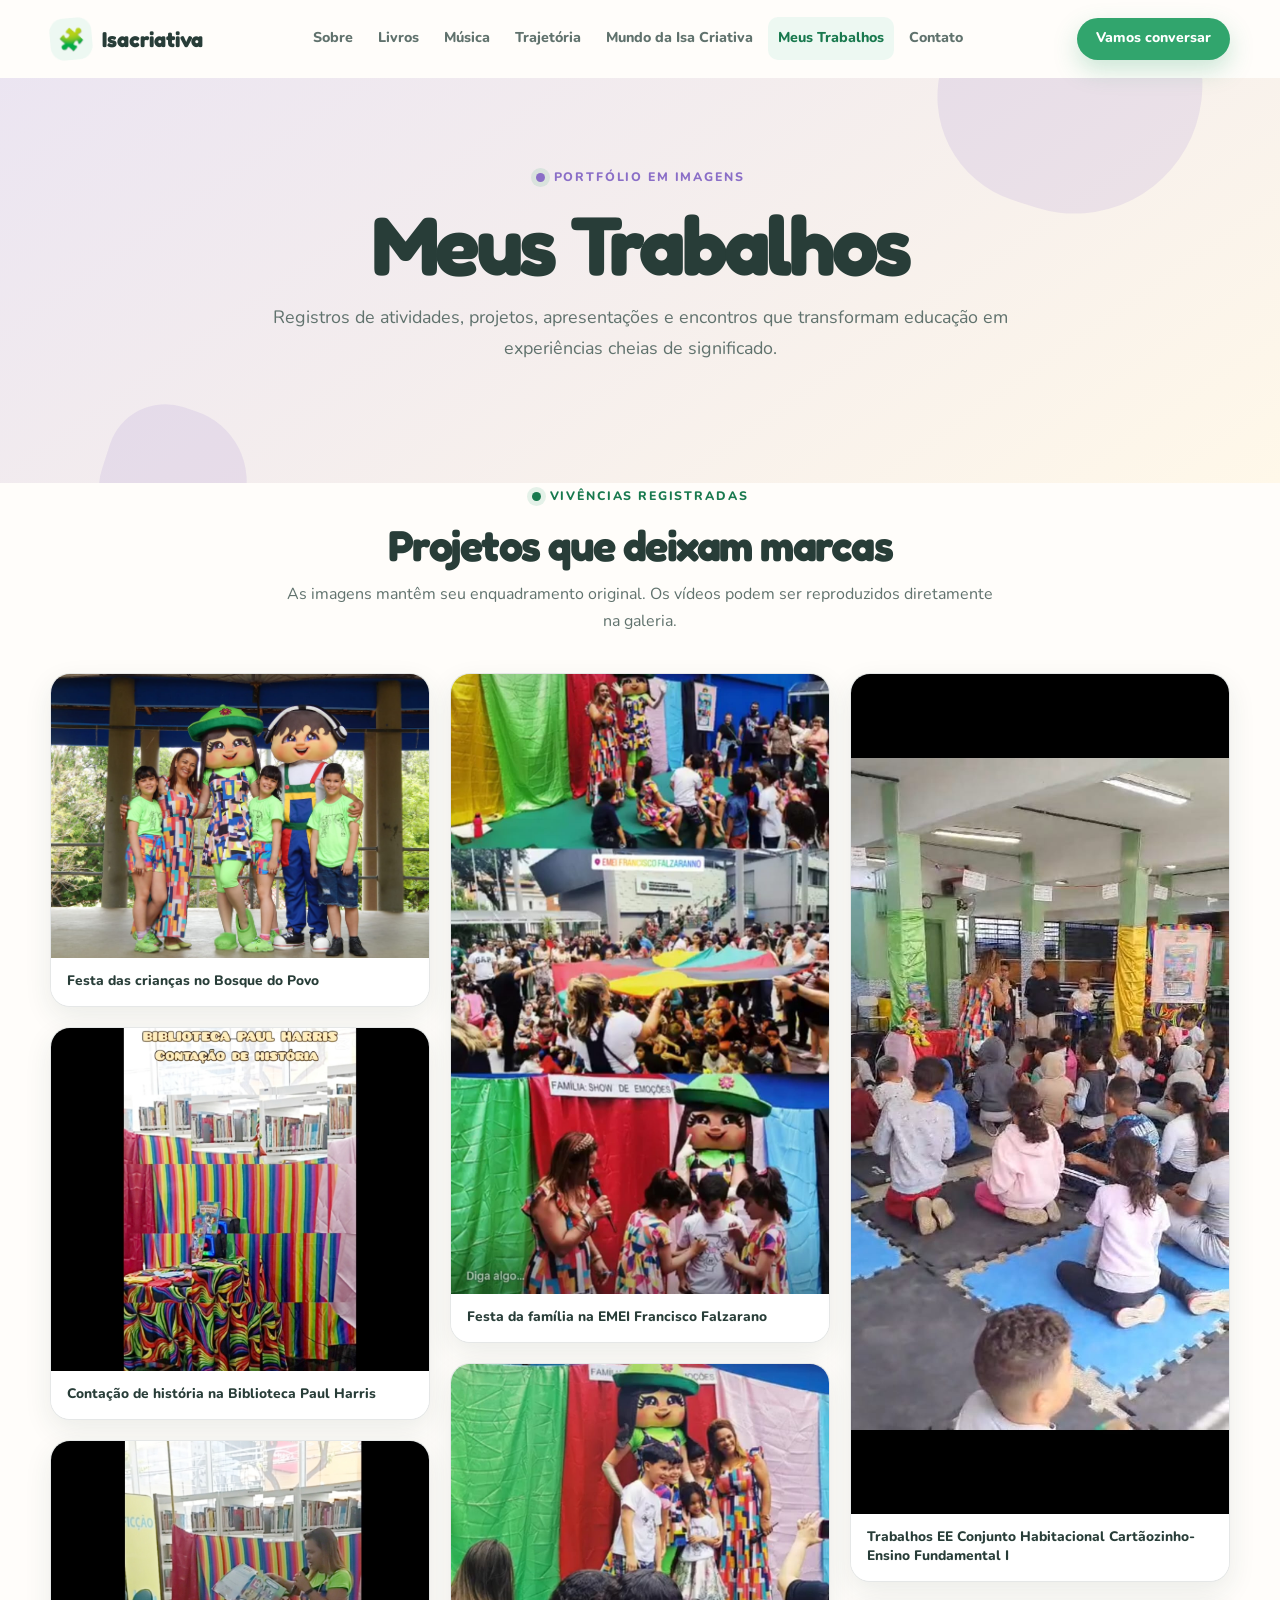
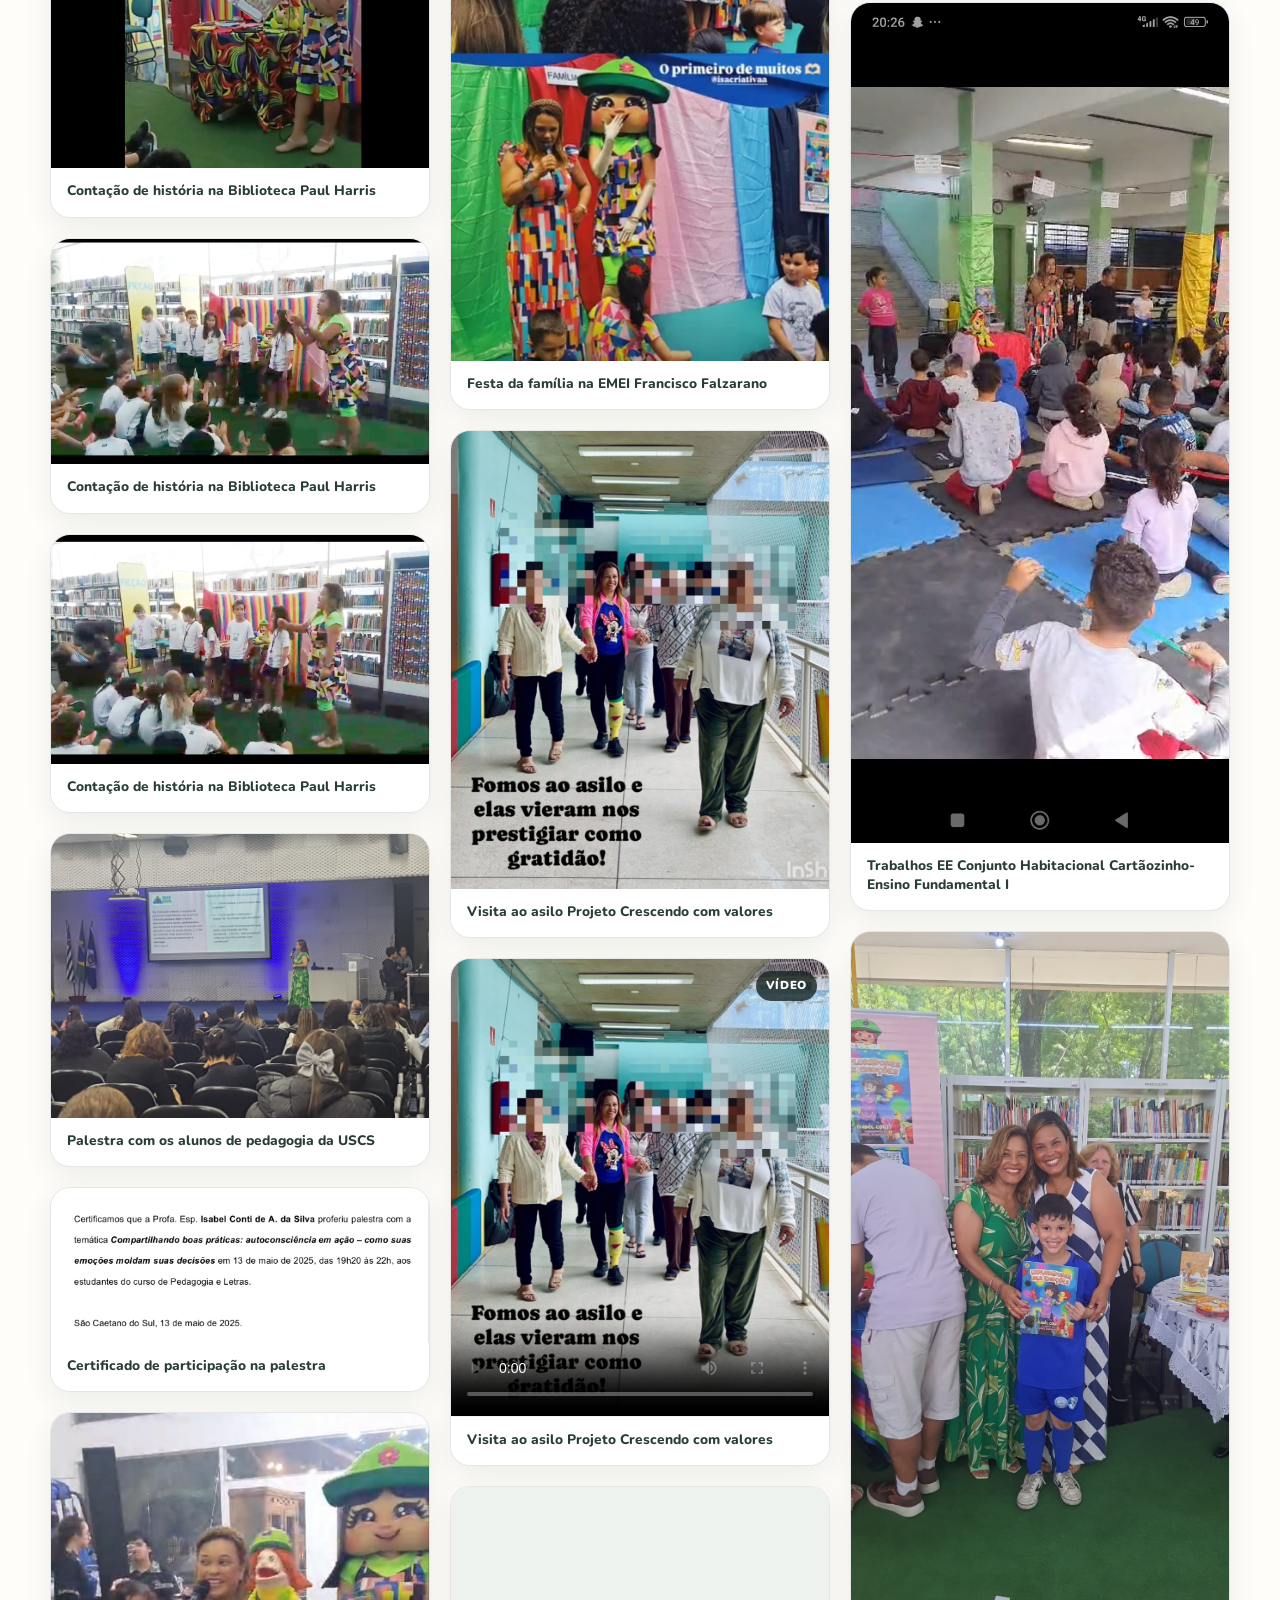
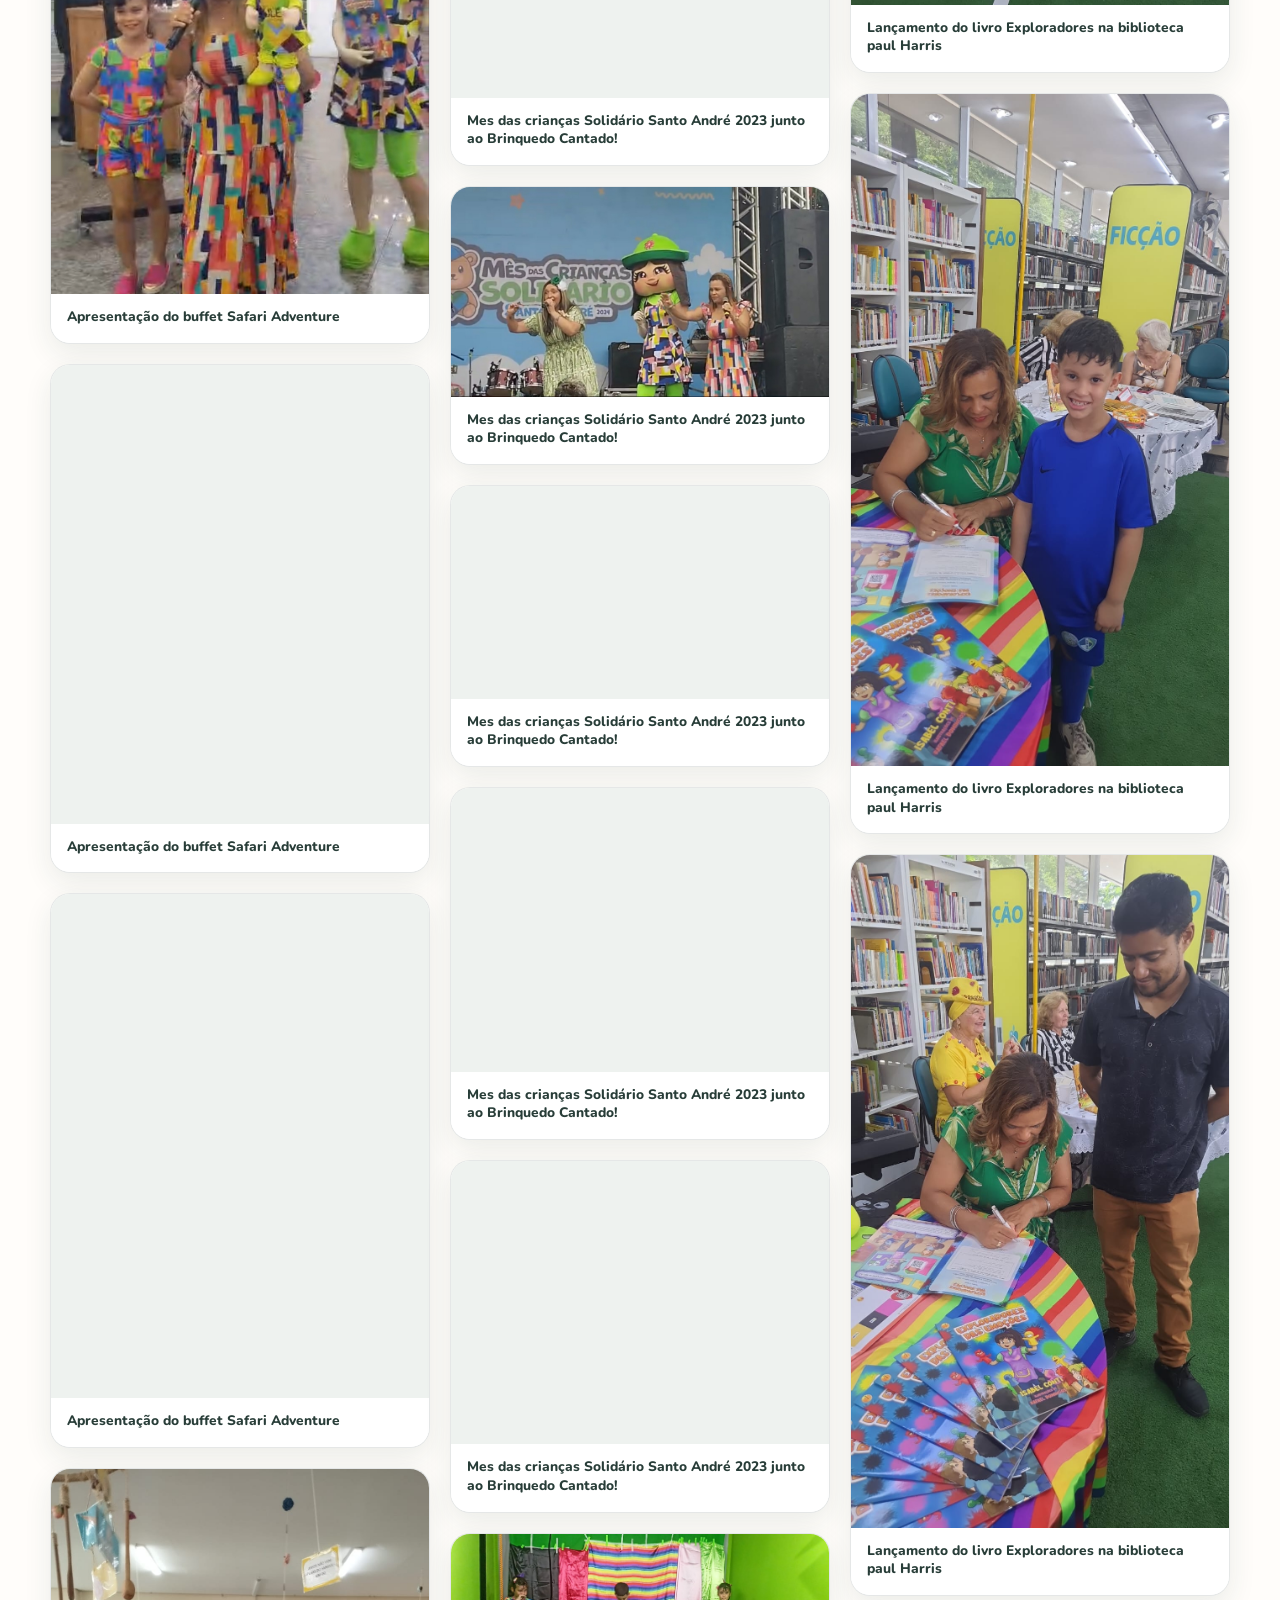
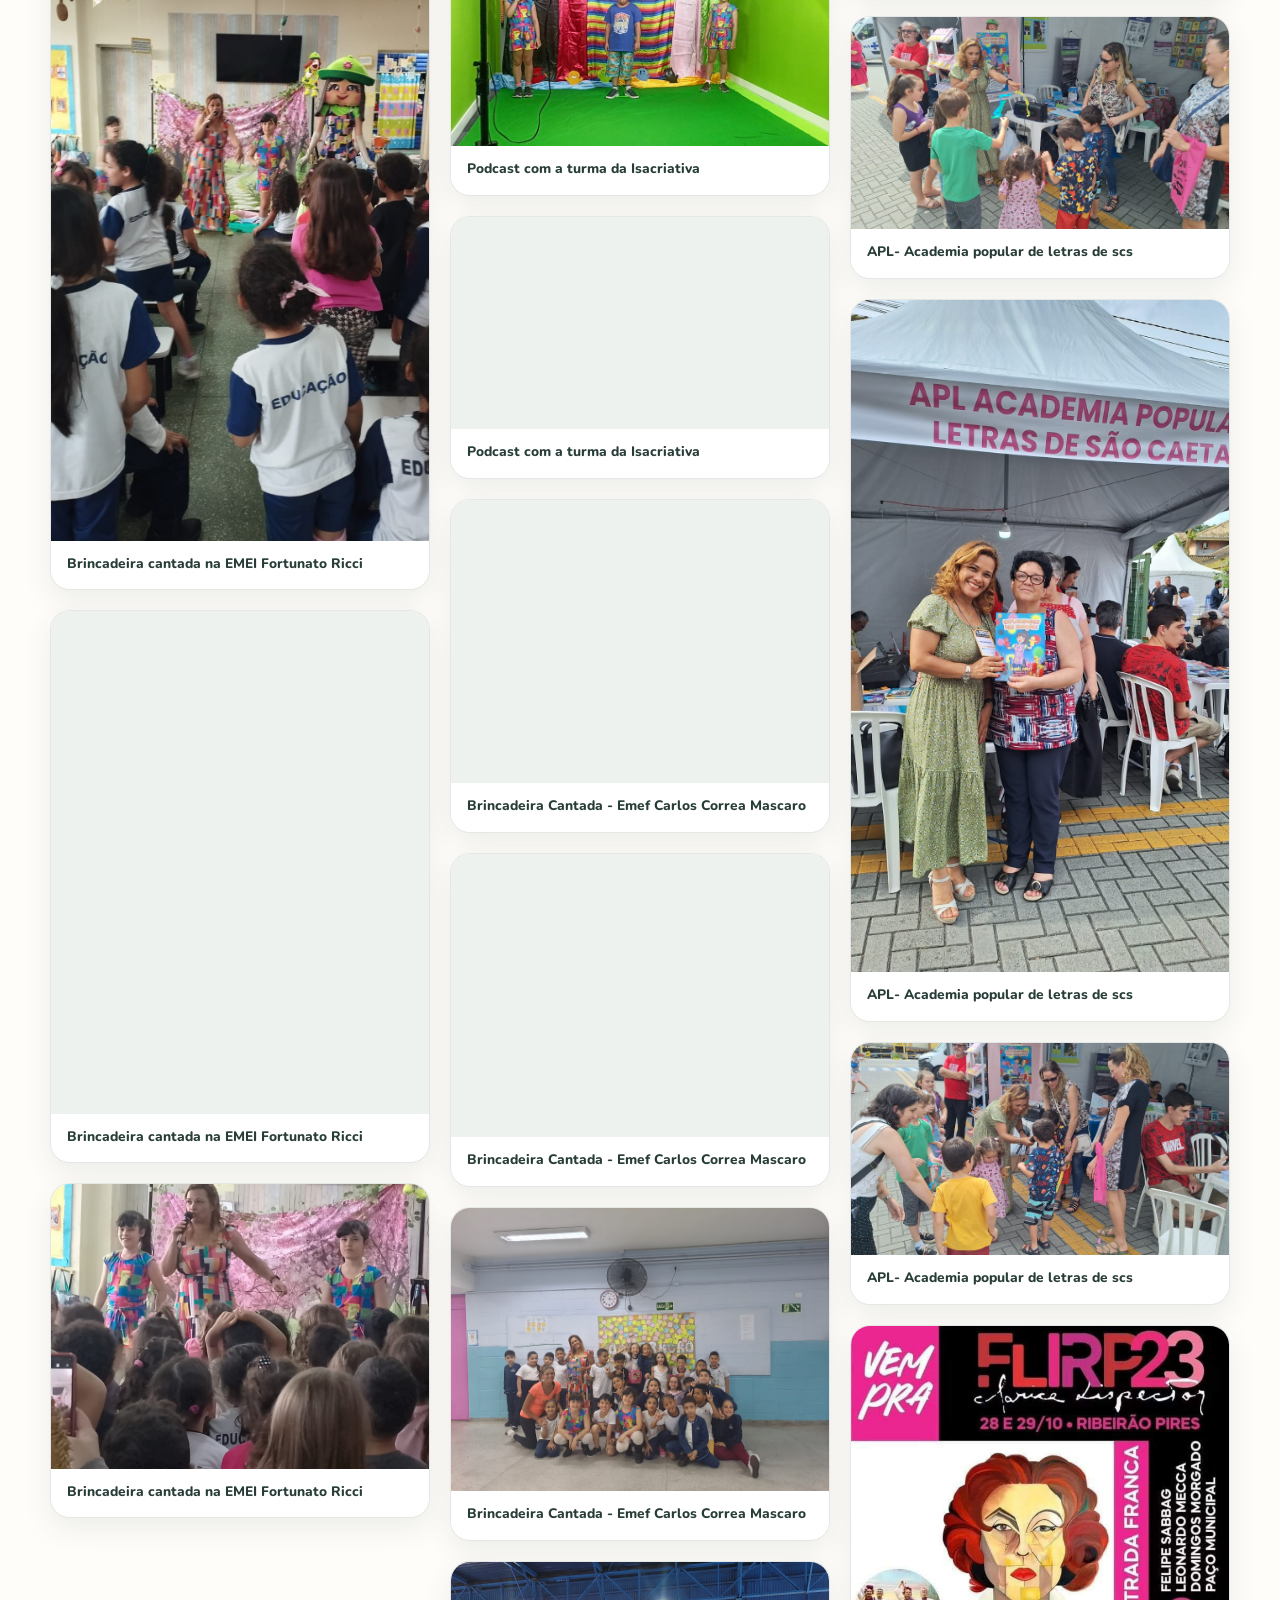
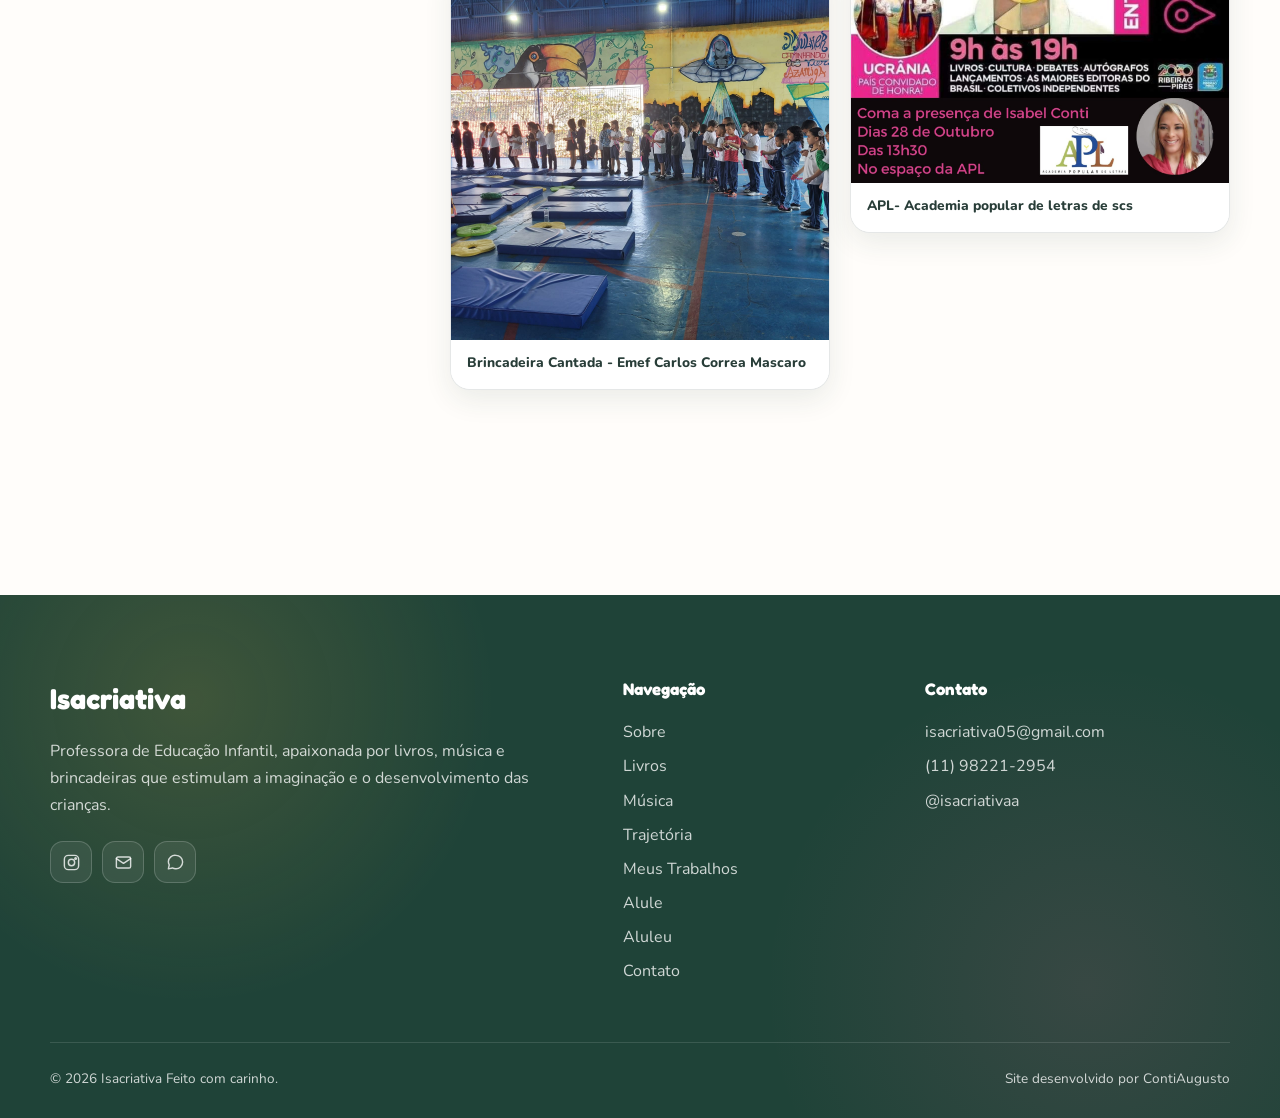
<file: trabalhos.html>
<!doctype html>
<html lang="pt-BR">
<head>
  <meta charset="UTF-8" />
  <meta name="viewport" content="width=device-width, initial-scale=1.0" />
  <title>Meus Trabalhos — Isacriativa</title>
  <meta name="description" content="Galeria de projetos, apresentações e experiências educativas de Isabel Conti, criadora da IsaCriativa." />

  <link rel="icon" href="data:image/svg+xml,%3Csvg xmlns='http://www.w3.org/2000/svg' viewBox='0 0 100 100'%3E%3Ctext y='.9em' font-size='90'%3E🌻%3C/text%3E%3C/svg%3E" />

  <link rel="preconnect" href="https://fonts.googleapis.com" />
  <link rel="preconnect" href="https://fonts.gstatic.com" crossorigin />
  <link href="https://fonts.googleapis.com/css2?family=Fredoka:wght@500;600;700&family=Nunito:wght@400;600;700;800&display=swap" rel="stylesheet" />

  <link rel="stylesheet" href="css/style.css" />
</head>
<body class="inner-page" style="--page-accent: var(--color-purple); --page-accent-rgb: var(--color-purple-rgb);">
  <a class="skip-link" href="#main">Pular para o conteúdo</a>

  <!-- ===================== HEADER ===================== -->
  <header class="header" id="header">
    <div class="container header__inner">
      <a href="index.html#home" class="header__logo">
        <span class="header__logo-mark">🧩</span>
        Isacriativa
      </a>

      <nav class="nav" id="nav">
        <ul class="nav__list">
          <li><a href="index.html#sobre" class="nav__link">Sobre</a></li>
          <li><a href="index.html#livros" class="nav__link">Livros</a></li>
          <li><a href="index.html#musica" class="nav__link">Música</a></li>
          <li><a href="index.html#trajetoria" class="nav__link">Trajetória</a></li>
          <li class="nav__item--has-children">
            <a href="alule.html" class="nav__link">Mundo da Isa Criativa</a>
            <ul class="nav__submenu">
              <li><a href="alule.html" class="nav__link">Alule</a></li>
              <li><a href="aluleu.html" class="nav__link">Aluleu</a></li>
            </ul>
          </li>
          <li><a href="trabalhos.html" class="nav__link">Meus Trabalhos</a></li>
          <li><a href="index.html#contato" class="nav__link">Contato</a></li>
          <li><a href="index.html#contato" class="btn btn--primary btn--sm nav__cta-mobile">Vamos conversar</a></li>
        </ul>
      </nav>

      <a href="index.html#contato" class="btn btn--primary btn--sm header__cta">Vamos conversar</a>

      <button class="nav-toggle" id="navToggle" aria-label="Abrir menu" aria-expanded="false" aria-controls="nav">
        <span></span><span></span><span></span>
      </button>
    </div>
  </header>

  <main id="main">
    <!-- ===================== CABEÇALHO DA PÁGINA ===================== -->
    <section class="page-header">
      <div class="container page-header__inner">
        <span class="eyebrow"><span class="eyebrow__dot"></span> Portfólio em imagens</span>
        <h1 class="page-header__title">Meus Trabalhos</h1>
        <p class="page-header__text">
          Registros de atividades, projetos, apresentações e encontros que transformam
          educação em experiências cheias de significado.
        </p>
      </div>
    </section>

    <!-- ===================== GALERIA ===================== -->
    <section class="section">
      <div class="container section__container">
        <div class="gallery-heading">
          <span class="eyebrow"><span class="eyebrow__dot"></span> Vivências registradas</span>
          <h2 class="section__title">Projetos que deixam marcas</h2>
          <p>As imagens mantêm seu enquadramento original. Os vídeos podem ser reproduzidos diretamente na galeria.</p>
        </div>
        <!--
          As fotos são geradas automaticamente por js/galeria.js, a partir
          da lista em js/data-trabalhos.js. Para adicionar/trocar fotos,
          edite SÓ o js/data-trabalhos.js — não precisa mexer neste HTML.
        -->
        <div class="gallery" id="gallery" data-fonte="DADOS_TRABALHOS"></div>
      </div>
    </section>
  </main>

  <!-- ===================== FOOTER ===================== -->
  <footer class="footer">
    <div class="container footer__grid">
      <div class="footer__brand">
        <h2>Isacriativa</h2>
        <p>
          Professora de Educação Infantil, apaixonada por livros, música e brincadeiras que estimulam a imaginação e o desenvolvimento das crianças.
        </p>
        <div class="footer__socials">
          <a href="https://instagram.com/isacriativaa" target="_blank" rel="noopener" class="footer__social" aria-label="Instagram">
            <svg viewBox="0 0 24 24" fill="none" stroke="currentColor" stroke-width="1.8" stroke-linecap="round" stroke-linejoin="round">
              <rect x="3" y="3" width="18" height="18" rx="5"></rect>
              <circle cx="12" cy="12" r="4"></circle>
              <circle cx="17.2" cy="6.8" r="1"></circle>
            </svg>
          </a>
          <a href="mailto:isacriativa05@gmail.com" class="footer__social" aria-label="E-mail">
            <svg viewBox="0 0 24 24" fill="none" stroke="currentColor" stroke-width="1.8" stroke-linecap="round" stroke-linejoin="round">
              <rect x="3" y="5" width="18" height="14" rx="2"></rect>
              <path d="m3 7 9 6 9-6"></path>
            </svg>
          </a>
          <a href="https://wa.me/5511982212954" target="_blank" rel="noopener" class="footer__social" aria-label="WhatsApp">
            <svg viewBox="0 0 24 24" fill="none" stroke="currentColor" stroke-width="1.8" stroke-linecap="round" stroke-linejoin="round">
              <path d="M21 11.5a8.4 8.4 0 0 1-8.9 8.4 8.5 8.5 0 0 1-4-1L3 20l1.1-5a8.3 8.3 0 0 1-1.1-4.2A8.4 8.4 0 0 1 12.4 3 8.4 8.4 0 0 1 21 11.5Z"></path>
            </svg>
          </a>
        </div>
      </div>

      <div class="footer__column">
        <h3>Navegação</h3>
        <ul>
          <li><a href="index.html#sobre">Sobre</a></li>
          <li><a href="index.html#livros">Livros</a></li>
          <li><a href="index.html#musica">Música</a></li>
          <li><a href="index.html#trajetoria">Trajetória</a></li>
          <li><a href="trabalhos.html">Meus Trabalhos</a></li>
          <li><a href="alule.html">Alule</a></li>
          <li><a href="aluleu.html">Aluleu</a></li>
          <li><a href="index.html#contato">Contato</a></li>
        </ul>
      </div>

      <div class="footer__column">
        <h3>Contato</h3>
        <ul>
          <li><a href="mailto:isacriativa05@gmail.com">isacriativa05@gmail.com</a></li>
          <li><a href="https://wa.me/5511982212954" target="_blank" rel="noopener">(11) 98221-2954</a></li>
          <li><a href="https://instagram.com/isacriativaa" target="_blank" rel="noopener">@isacriativaa</a></li>
        </ul>
      </div>
    </div>

    <div class="container footer__bottom">
      <p>&copy; <span id="year"></span> Isacriativa Feito com carinho.</p>
      
    <p class="footer__credit">Site desenvolvido por ContiAugusto</p>
    </div>
  </footer>

  <script src="js/data-trabalhos.js" defer></script>
  <script src="js/galeria.js" defer></script>
  <script src="js/main.js" defer></script>
</body>
</html>
</file>
<file: css/style.css>
/*
 * IsaCriativa — folha de entrada
 * Os estilos foram separados por responsabilidade para facilitar manutenção.
 */
@import url("tokens.css");
@import url("base.css");
@import url("components.css");
@import url("home.css");
@import url("gallery.css");
@import url("responsive.css");
</file>
